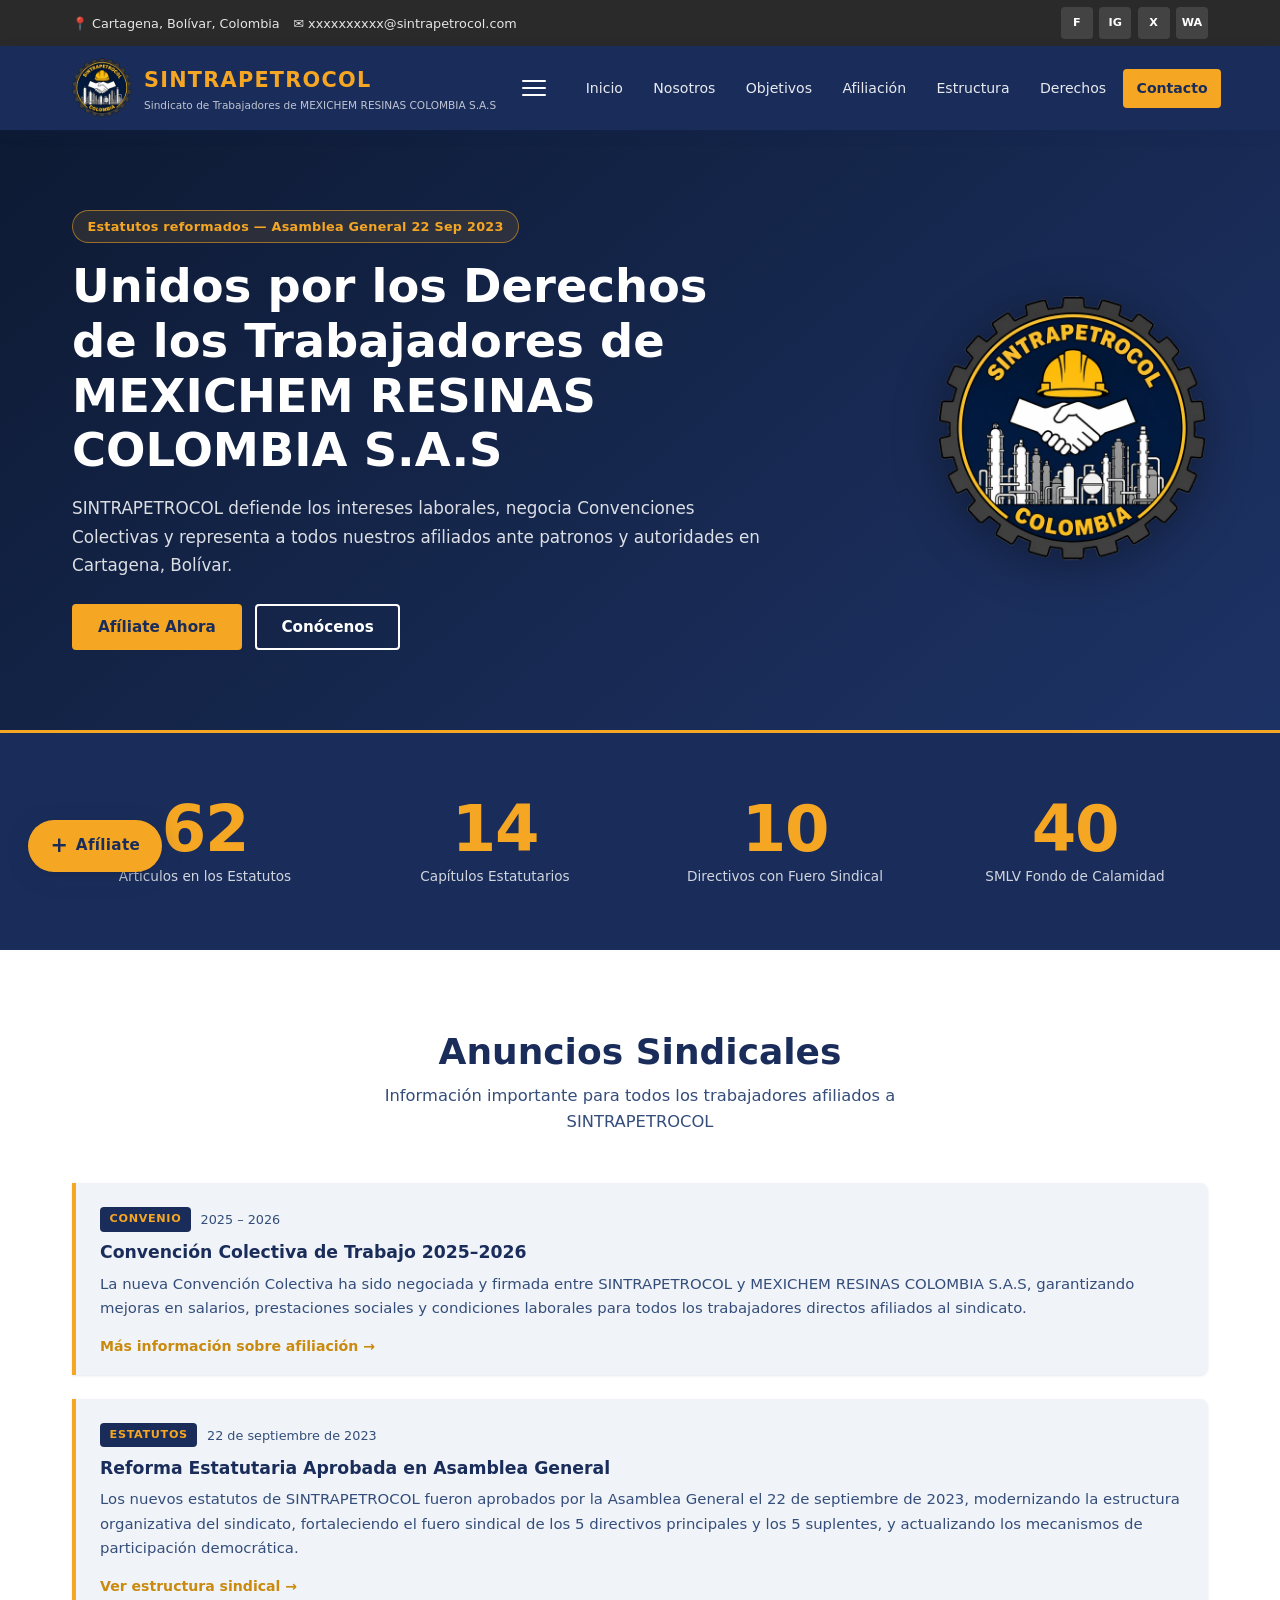
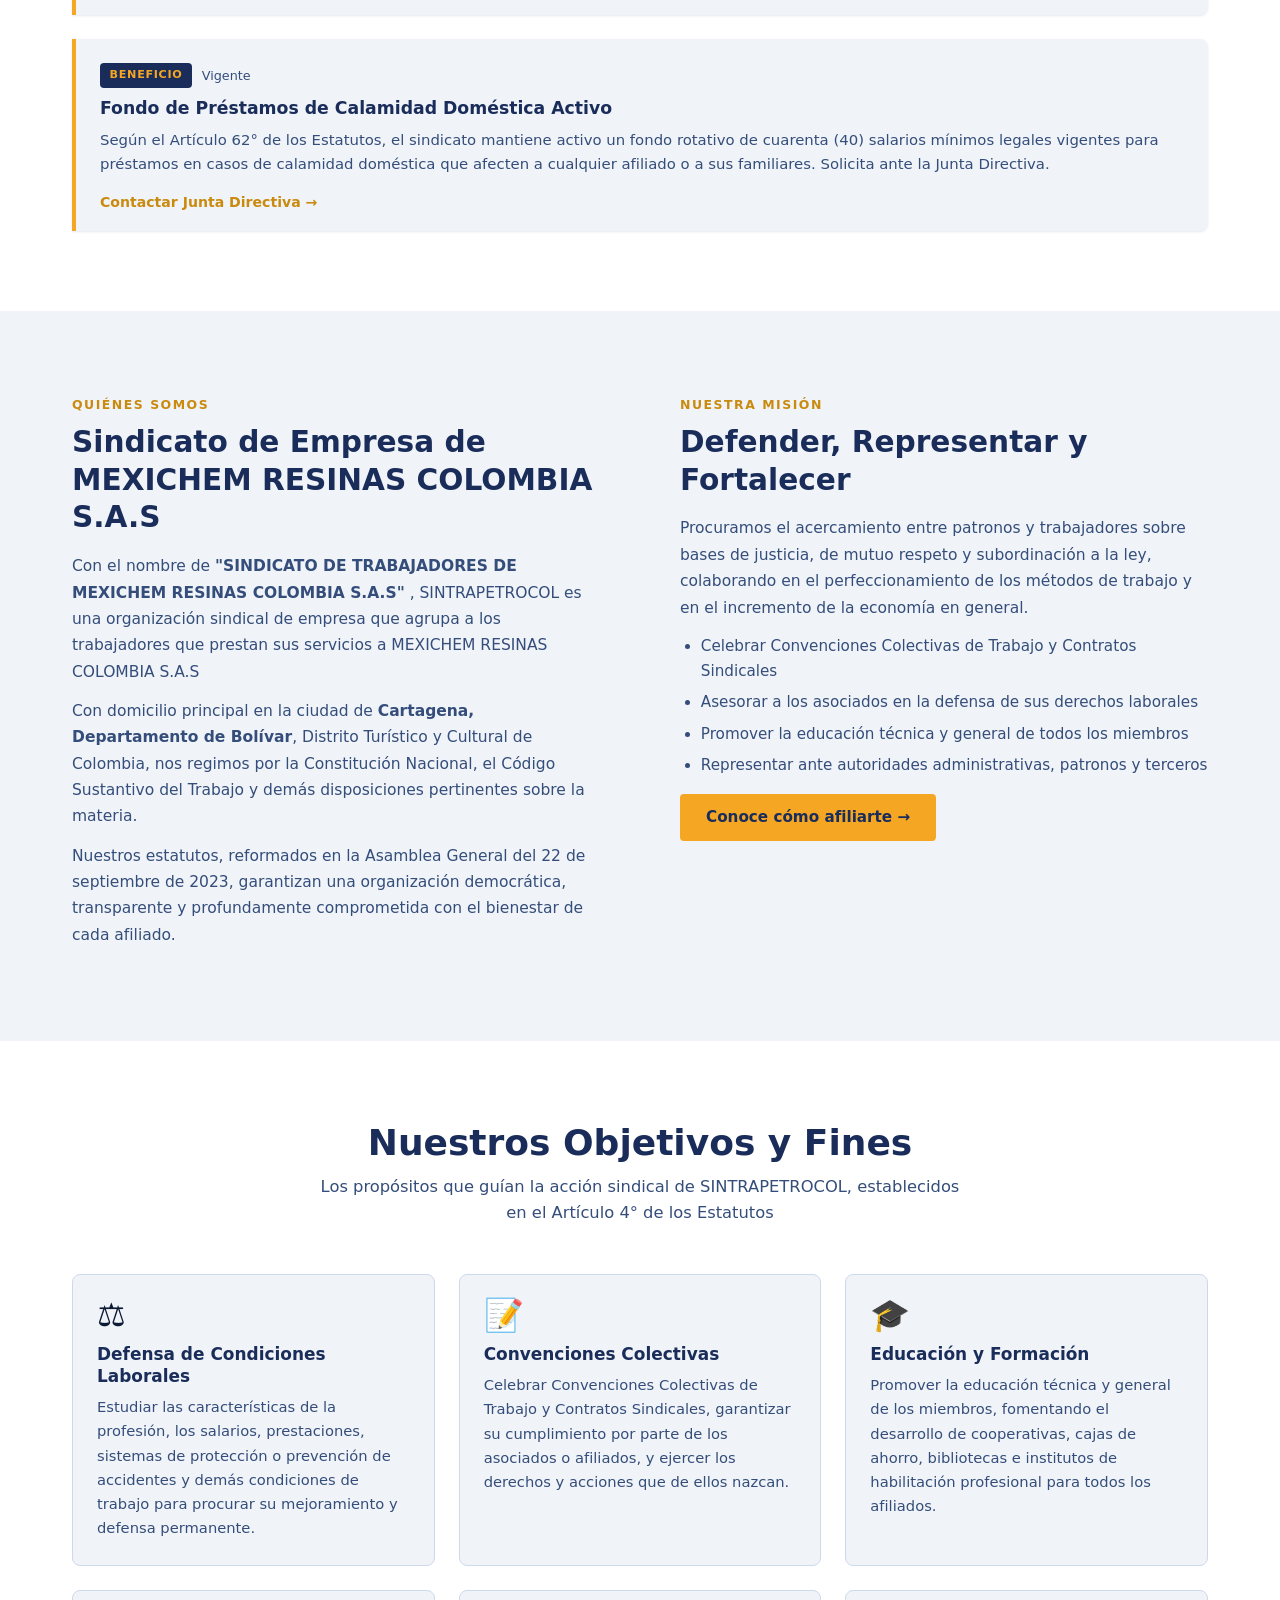
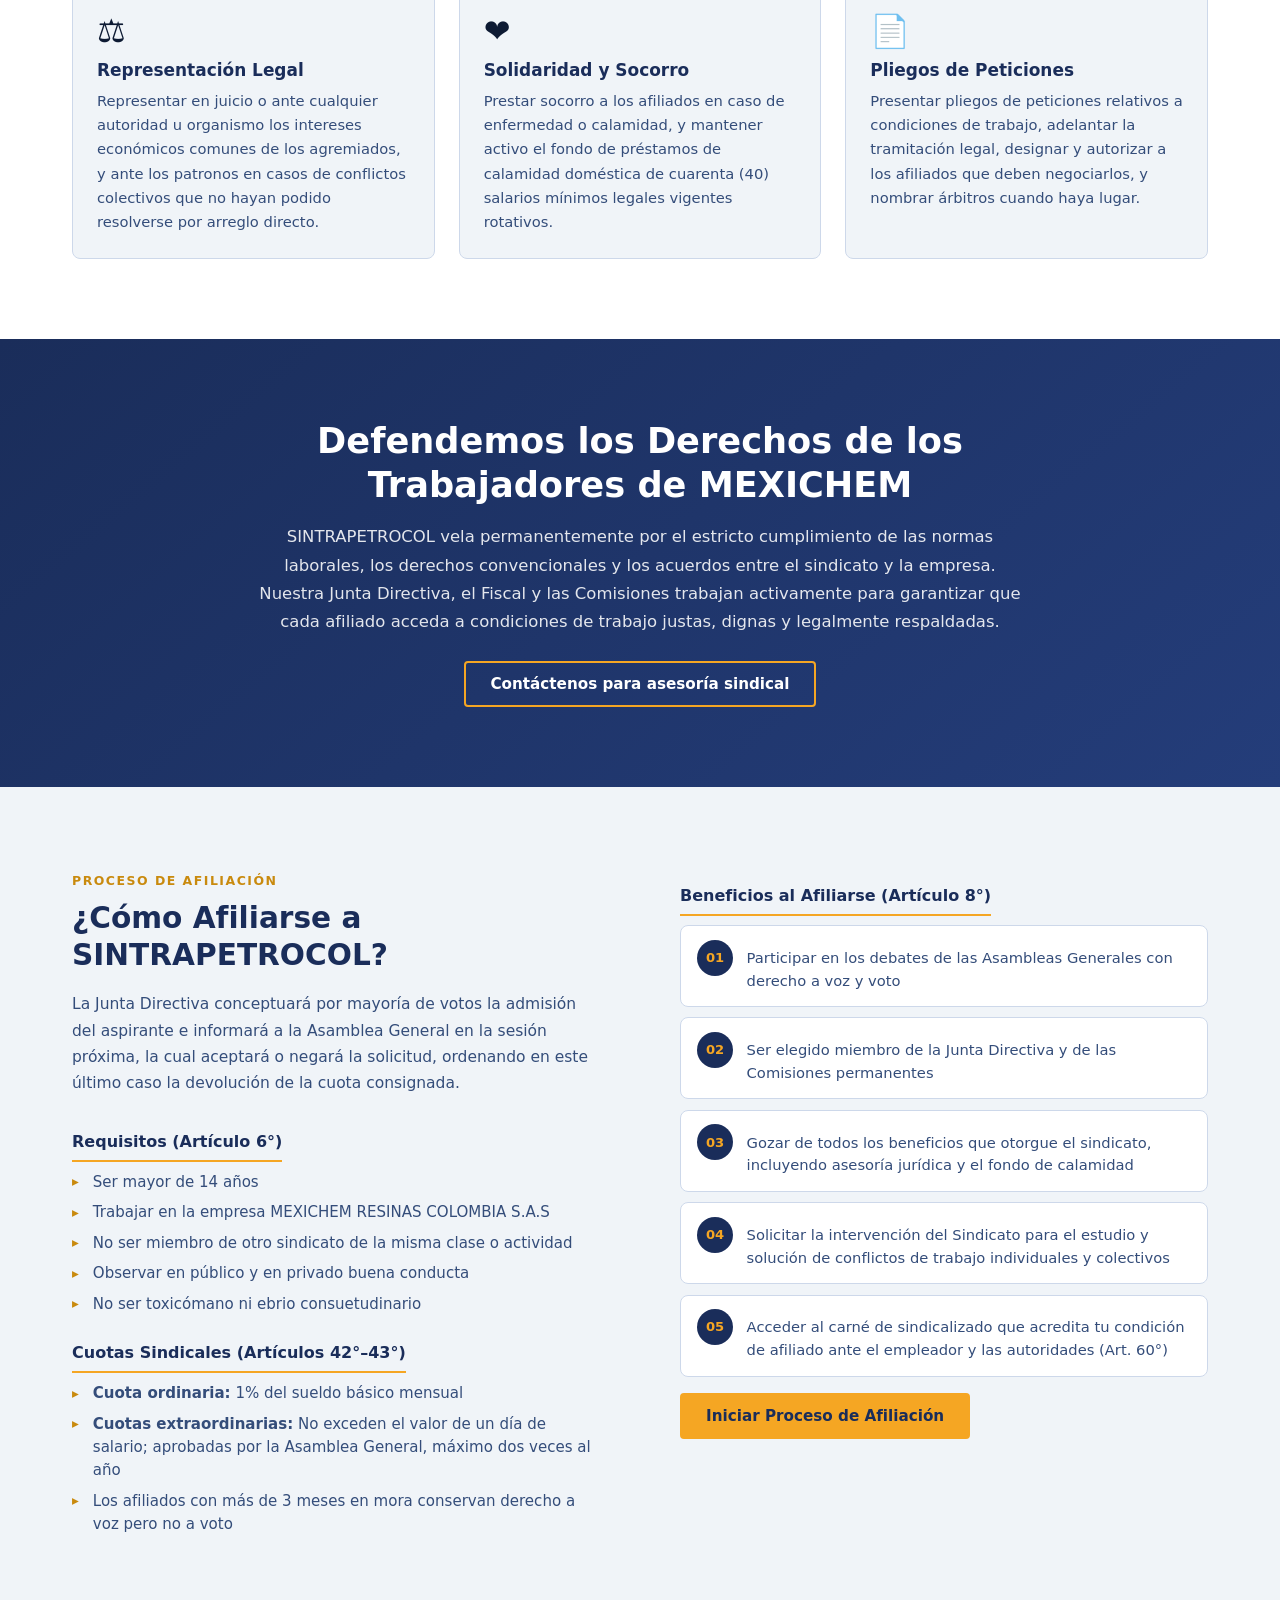
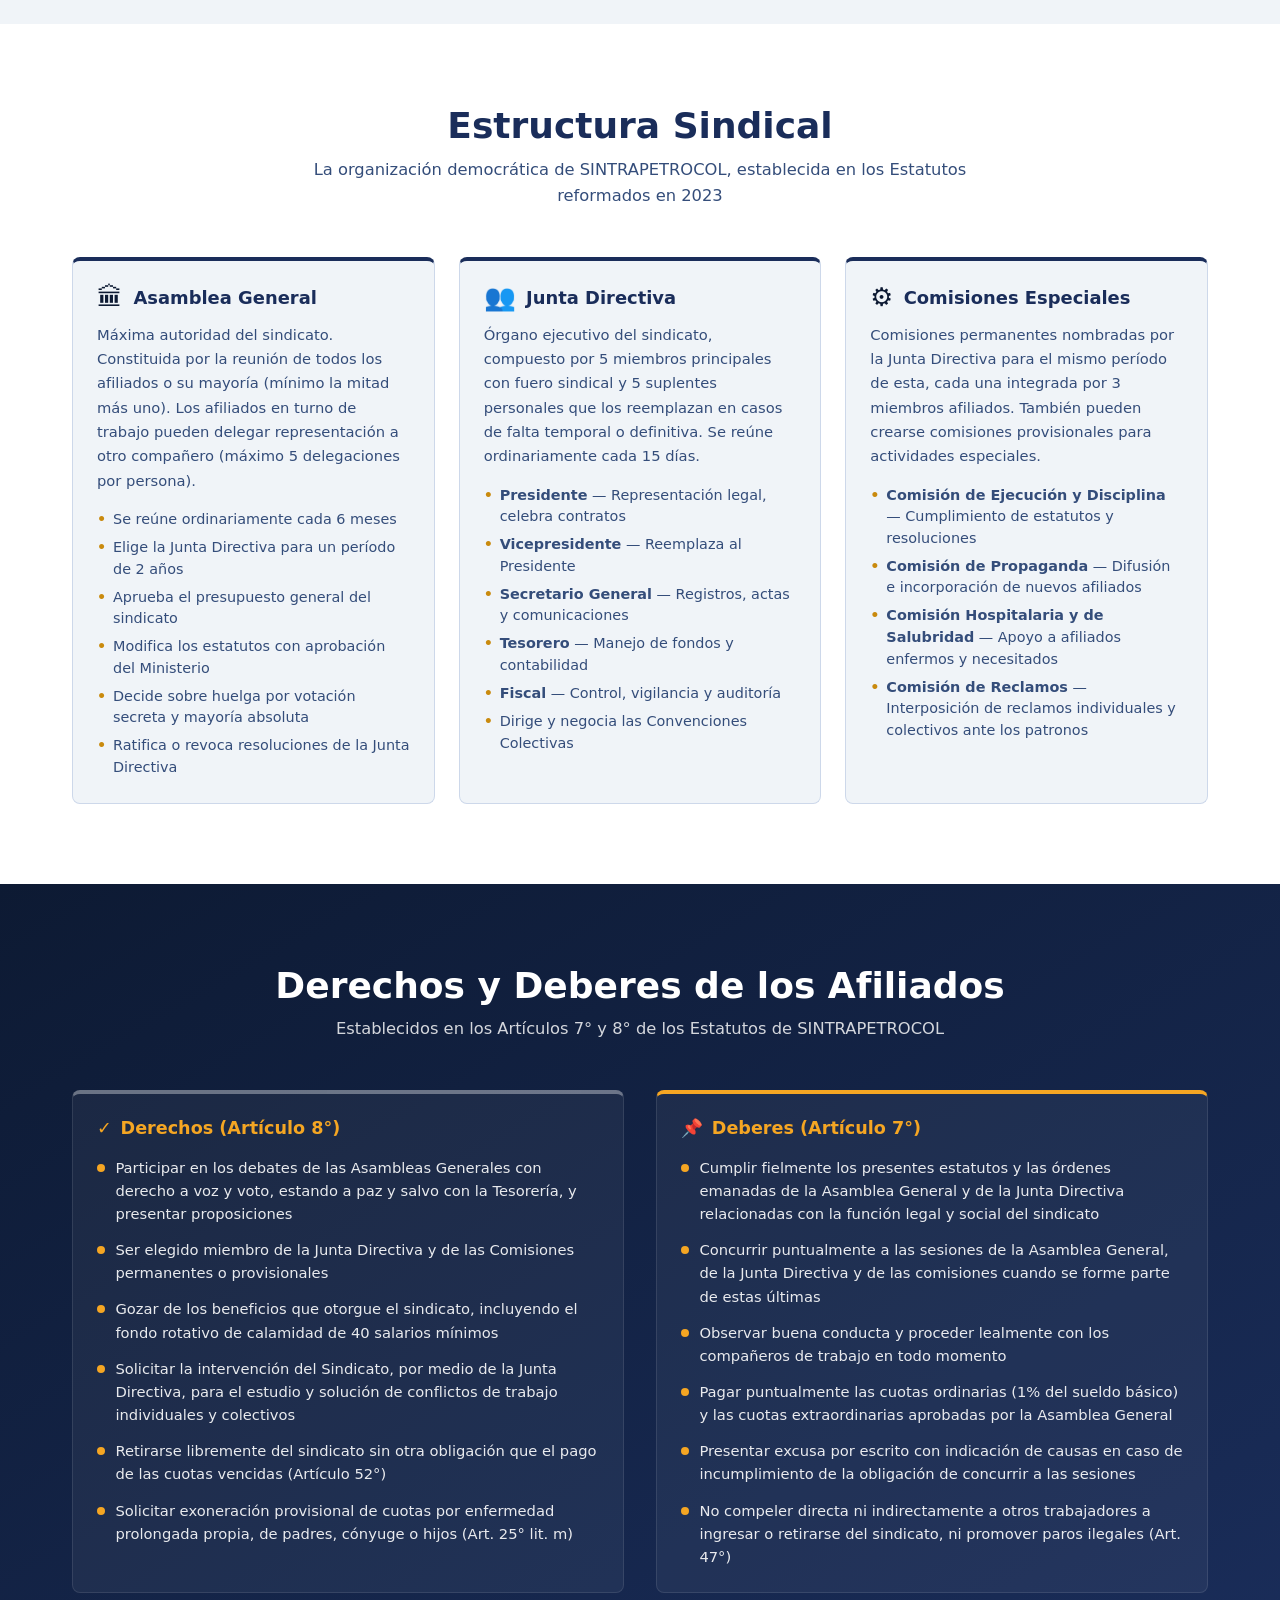
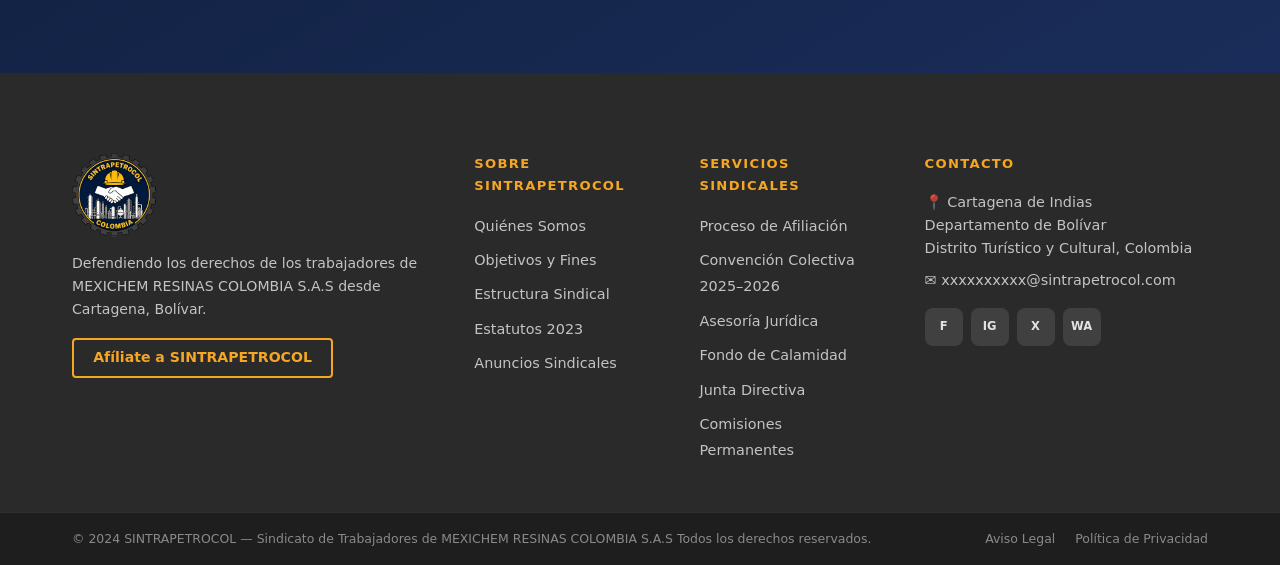
<file: index.html>
﻿<!DOCTYPE html>
<html lang="es">
<head>
  <meta charset="UTF-8" />
  <meta name="viewport" content="width=device-width, initial-scale=1.0" />
  <meta name="description" content="SINTRAPETROCOL — Sindicato de Trabajadores de MEXICHEM RESINAS COLOMBIA S.A.S Defensa laboral, convenciones colectivas y representación sindical en Cartagena, Bolívar." />
  <meta name="theme-color" content="#1a2d5a" />
  <meta name="apple-mobile-web-app-capable" content="yes" />
  <meta name="apple-mobile-web-app-status-bar-style" content="black-translucent" />
  <meta http-equiv="X-Frame-Options" content="SAMEORIGIN" />
  <meta http-equiv="Referrer-Policy" content="strict-origin-when-cross-origin" />
  <title>SINTRAPETROCOL — Sindicato de Trabajadores de MEXICHEM RESINAS COLOMBIA S.A.S</title>
  <link rel="preload" as="image" href="logo.webp" type="image/webp" fetchpriority="high" />
  <link rel="stylesheet" href="styles.css" />
</head>
<body>

  <!-- TOP BAR -->
  <div class="topbar">
    <div class="container topbar__inner">
      <div class="topbar__contact">
        <span>&#128205; Cartagena, Bolívar, Colombia</span>
        <span>&#9993; xxxxxxxxxx@sintrapetrocol.com</span>
      </div>
      <div class="topbar__social">
        <a href="#" aria-label="Facebook" class="topbar__social-link">F</a>
        <a href="#" aria-label="Instagram" class="topbar__social-link">IG</a>
        <a href="#" aria-label="Twitter / X" class="topbar__social-link">X</a>
        <a href="#" aria-label="WhatsApp" class="topbar__social-link">WA</a>
      </div>
    </div>
  </div>

  <!-- HEADER -->
  <header class="header" id="header">
    <div class="container header__inner">
      <a href="#inicio" class="header__brand">
        <picture>
          <source type="image/webp" srcset="logo.webp" />
          <img src="logo.png" alt="Escudo SINTRAPETROCOL" class="header__logo" width="56" height="56" decoding="async" />
        </picture>
        <div class="header__brand-text">
          <span class="header__name">SINTRAPETROCOL</span>
          <span class="header__tagline">Sindicato de Trabajadores de MEXICHEM RESINAS COLOMBIA S.A.S</span>
        </div>
      </a>
      <button class="nav-toggle" id="navToggle" aria-label="Abrir menú de navegación" aria-expanded="false" aria-controls="mainNav">
        <span></span>
        <span></span>
        <span></span>
      </button>
      <nav class="nav" id="mainNav" aria-label="Navegación principal">
        <ul class="nav__list">
          <li><a href="#inicio" class="nav__link">Inicio</a></li>
          <li><a href="#nosotros" class="nav__link">Nosotros</a></li>
          <li><a href="#objetivos" class="nav__link">Objetivos</a></li>
          <li><a href="#afiliacion" class="nav__link">Afiliación</a></li>
          <li><a href="#estructura" class="nav__link">Estructura</a></li>
          <li><a href="#derechos" class="nav__link">Derechos</a></li>
          <li><a href="#contacto" class="nav__link nav__link--cta">Contacto</a></li>
        </ul>
      </nav>
    </div>
  </header>

  <main>

    <!-- HERO -->
    <section class="hero" id="inicio" aria-labelledby="hero-title">
      <div class="container hero__inner">
        <div class="hero__content">
          <span class="hero__badge">Estatutos reformados — Asamblea General 22 Sep 2023</span>
          <h1 class="hero__title" id="hero-title">Unidos por los Derechos de los Trabajadores de MEXICHEM RESINAS COLOMBIA S.A.S</h1>
          <p class="hero__desc">SINTRAPETROCOL defiende los intereses laborales, negocia Convenciones Colectivas y representa a todos nuestros afiliados ante patronos y autoridades en Cartagena, Bolívar.</p>
          <div class="hero__actions">
            <a href="#afiliacion" class="btn btn--primary">Afíliate Ahora</a>
            <a href="#nosotros" class="btn btn--outline">Conócenos</a>
          </div>
        </div>
        <div class="hero__image-wrap" aria-hidden="true">
          <picture>
            <source type="image/webp" srcset="logo.webp" />
            <img src="logo.png" alt="" class="hero__img" width="280" height="280" fetchpriority="high" decoding="async" />
          </picture>
        </div>
      </div>
    </section>

    <!-- ESTADÍSTICAS -->
    <section class="stats" aria-label="Datos del sindicato">
      <div class="container stats__grid reveal-stagger">
        <div class="stat-item">
          <span class="stat-item__number" data-count="62">0</span>
          <p class="stat-item__label">Artículos en los Estatutos</p>
        </div>
        <div class="stat-item">
          <span class="stat-item__number" data-count="14">0</span>
          <p class="stat-item__label">Capítulos Estatutarios</p>
        </div>
        <div class="stat-item">
          <span class="stat-item__number" data-count="10">0</span>
          <p class="stat-item__label">Directivos con Fuero Sindical</p>
        </div>
        <div class="stat-item">
          <span class="stat-item__number" data-count="40">0</span>
          <p class="stat-item__label">SMLV Fondo de Calamidad</p>
        </div>
      </div>
    </section>

    <!-- ANUNCIOS SINDICALES -->
    <section class="announcements" aria-labelledby="anuncios-title">
      <div class="container">
        <div class="section-header reveal">
          <h2 class="section-title" id="anuncios-title">Anuncios Sindicales</h2>
          <p class="section-subtitle">Información importante para todos los trabajadores afiliados a SINTRAPETROCOL</p>
        </div>
        <div class="announcements__feed reveal-stagger">
          <article class="announcement-card">
            <div class="announcement-card__meta">
              <span class="tag">Convenio</span>
              <time datetime="2025">2025 – 2026</time>
            </div>
            <h3 class="announcement-card__title">Convención Colectiva de Trabajo 2025–2026</h3>
            <p class="announcement-card__body">La nueva Convención Colectiva ha sido negociada y firmada entre SINTRAPETROCOL y MEXICHEM RESINAS COLOMBIA S.A.S, garantizando mejoras en salarios, prestaciones sociales y condiciones laborales para todos los trabajadores directos afiliados al sindicato.</p>
            <a href="#afiliacion" class="link-more">Más información sobre afiliación &#8594;</a>
          </article>
          <article class="announcement-card">
            <div class="announcement-card__meta">
              <span class="tag">Estatutos</span>
              <time datetime="2023-09-22">22 de septiembre de 2023</time>
            </div>
            <h3 class="announcement-card__title">Reforma Estatutaria Aprobada en Asamblea General</h3>
            <p class="announcement-card__body">Los nuevos estatutos de SINTRAPETROCOL fueron aprobados por la Asamblea General el 22 de septiembre de 2023, modernizando la estructura organizativa del sindicato, fortaleciendo el fuero sindical de los 5 directivos principales y los 5 suplentes, y actualizando los mecanismos de participación democrática.</p>
            <a href="#estructura" class="link-more">Ver estructura sindical &#8594;</a>
          </article>
          <article class="announcement-card">
            <div class="announcement-card__meta">
              <span class="tag">Beneficio</span>
              <time datetime="2024">Vigente</time>
            </div>
            <h3 class="announcement-card__title">Fondo de Préstamos de Calamidad Doméstica Activo</h3>
            <p class="announcement-card__body">Según el Artículo 62° de los Estatutos, el sindicato mantiene activo un fondo rotativo de cuarenta (40) salarios mínimos legales vigentes para préstamos en casos de calamidad doméstica que afecten a cualquier afiliado o a sus familiares. Solicita ante la Junta Directiva.</p>
            <a href="#contacto" class="link-more">Contactar Junta Directiva &#8594;</a>
          </article>
        </div>
      </div>
    </section>

    <!-- SOBRE NOSOTROS -->
    <section class="about" id="nosotros" aria-labelledby="nosotros-title">
      <div class="container about__inner reveal-stagger">
        <div class="about__block">
          <span class="about__label">Quiénes Somos</span>
          <h2 class="about__title" id="nosotros-title">Sindicato de Empresa de MEXICHEM RESINAS COLOMBIA S.A.S</h2>
          <p class="about__text">Con el nombre de <strong>"SINDICATO DE TRABAJADORES DE MEXICHEM RESINAS COLOMBIA S.A.S"</strong> , SINTRAPETROCOL es una organización sindical de empresa que agrupa a los trabajadores que prestan sus servicios a MEXICHEM RESINAS COLOMBIA S.A.S</p>
          <p class="about__text">Con domicilio principal en la ciudad de <strong>Cartagena, Departamento de Bolívar</strong>, Distrito Turístico y Cultural de Colombia, nos regimos por la Constitución Nacional, el Código Sustantivo del Trabajo y demás disposiciones pertinentes sobre la materia.</p>
          <p class="about__text">Nuestros estatutos, reformados en la Asamblea General del 22 de septiembre de 2023, garantizan una organización democrática, transparente y profundamente comprometida con el bienestar de cada afiliado.</p>
        </div>
        <div class="about__block">
          <span class="about__label">Nuestra Misión</span>
          <h2 class="about__title">Defender, Representar y Fortalecer</h2>
          <p class="about__text">Procuramos el acercamiento entre patronos y trabajadores sobre bases de justicia, de mutuo respeto y subordinación a la ley, colaborando en el perfeccionamiento de los métodos de trabajo y en el incremento de la economía en general.</p>
          <ul class="about__list">
            <li>Celebrar Convenciones Colectivas de Trabajo y Contratos Sindicales</li>
            <li>Asesorar a los asociados en la defensa de sus derechos laborales</li>
            <li>Promover la educación técnica y general de todos los miembros</li>
            <li>Representar ante autoridades administrativas, patronos y terceros</li>
          </ul>
          <div class="about__actions">
            <a href="#afiliacion" class="btn btn--primary">Conoce cómo afiliarte &#8594;</a>
          </div>
        </div>
      </div>
    </section>

    <!-- OBJETIVOS Y FINES -->
    <section class="objectives" id="objetivos" aria-labelledby="objetivos-title">
      <div class="container">
        <div class="section-header reveal">
          <h2 class="section-title" id="objetivos-title">Nuestros Objetivos y Fines</h2>
          <p class="section-subtitle">Los propósitos que guían la acción sindical de SINTRAPETROCOL, establecidos en el Artículo 4° de los Estatutos</p>
        </div>
        <div class="objectives__grid reveal-stagger">
          <div class="objective-card">
            <div class="objective-card__icon" aria-hidden="true">&#9878;</div>
            <h3 class="objective-card__title">Defensa de Condiciones Laborales</h3>
            <p class="objective-card__text">Estudiar las características de la profesión, los salarios, prestaciones, sistemas de protección o prevención de accidentes y demás condiciones de trabajo para procurar su mejoramiento y defensa permanente.</p>
          </div>
          <div class="objective-card">
            <div class="objective-card__icon" aria-hidden="true">&#128221;</div>
            <h3 class="objective-card__title">Convenciones Colectivas</h3>
            <p class="objective-card__text">Celebrar Convenciones Colectivas de Trabajo y Contratos Sindicales, garantizar su cumplimiento por parte de los asociados o afiliados, y ejercer los derechos y acciones que de ellos nazcan.</p>
          </div>
          <div class="objective-card">
            <div class="objective-card__icon" aria-hidden="true">&#127891;</div>
            <h3 class="objective-card__title">Educación y Formación</h3>
            <p class="objective-card__text">Promover la educación técnica y general de los miembros, fomentando el desarrollo de cooperativas, cajas de ahorro, bibliotecas e institutos de habilitación profesional para todos los afiliados.</p>
          </div>
          <div class="objective-card">
            <div class="objective-card__icon" aria-hidden="true">&#9878;</div>
            <h3 class="objective-card__title">Representación Legal</h3>
            <p class="objective-card__text">Representar en juicio o ante cualquier autoridad u organismo los intereses económicos comunes de los agremiados, y ante los patronos en casos de conflictos colectivos que no hayan podido resolverse por arreglo directo.</p>
          </div>
          <div class="objective-card">
            <div class="objective-card__icon" aria-hidden="true">&#10084;</div>
            <h3 class="objective-card__title">Solidaridad y Socorro</h3>
            <p class="objective-card__text">Prestar socorro a los afiliados en caso de enfermedad o calamidad, y mantener activo el fondo de préstamos de calamidad doméstica de cuarenta (40) salarios mínimos legales vigentes rotativos.</p>
          </div>
          <div class="objective-card">
            <div class="objective-card__icon" aria-hidden="true">&#128196;</div>
            <h3 class="objective-card__title">Pliegos de Peticiones</h3>
            <p class="objective-card__text">Presentar pliegos de peticiones relativos a condiciones de trabajo, adelantar la tramitación legal, designar y autorizar a los afiliados que deben negociarlos, y nombrar árbitros cuando haya lugar.</p>
          </div>
        </div>
      </div>
    </section>

    <!-- DECLARACIÓN / STATEMENT -->
    <section class="statement" aria-label="Compromiso sindical">
      <div class="container">
        <div class="statement__content reveal">
          <h2 class="statement__title">Defendemos los Derechos de los Trabajadores de MEXICHEM</h2>
          <p class="statement__text">SINTRAPETROCOL vela permanentemente por el estricto cumplimiento de las normas laborales, los derechos convencionales y los acuerdos entre el sindicato y la empresa. Nuestra Junta Directiva, el Fiscal y las Comisiones trabajan activamente para garantizar que cada afiliado acceda a condiciones de trabajo justas, dignas y legalmente respaldadas.</p>
          <a href="#contacto" class="btn btn--outline-light">Contáctenos para asesoría sindical</a>
        </div>
      </div>
    </section>

    <!-- AFILIACIÓN -->
    <section class="membership" id="afiliacion" aria-labelledby="afiliacion-title">
      <div class="container membership__inner reveal-stagger">
        <div class="membership__info">
          <span class="about__label">Proceso de Afiliación</span>
          <h2 class="membership__title" id="afiliacion-title">¿Cómo Afiliarse a SINTRAPETROCOL?</h2>
          <p class="membership__text">La Junta Directiva conceptuará por mayoría de votos la admisión del aspirante e informará a la Asamblea General en la sesión próxima, la cual aceptará o negará la solicitud, ordenando en este último caso la devolución de la cuota consignada.</p>

          <h3 class="membership__sub">Requisitos (Artículo 6°)</h3>
          <ul class="membership__list">
            <li>Ser mayor de 14 años</li>
            <li>Trabajar en la empresa MEXICHEM RESINAS COLOMBIA S.A.S</li>
            <li>No ser miembro de otro sindicato de la misma clase o actividad</li>
            <li>Observar en público y en privado buena conducta</li>
            <li>No ser toxicómano ni ebrio consuetudinario</li>
          </ul>

          <h3 class="membership__sub">Cuotas Sindicales (Artículos 42°–43°)</h3>
          <ul class="membership__list">
            <li><strong>Cuota ordinaria:</strong> 1% del sueldo básico mensual</li>
            <li><strong>Cuotas extraordinarias:</strong> No exceden el valor de un día de salario; aprobadas por la Asamblea General, máximo dos veces al año</li>
            <li>Los afiliados con más de 3 meses en mora conservan derecho a voz pero no a voto</li>
          </ul>
        </div>

        <div class="membership__benefits">
          <h3 class="membership__sub">Beneficios al Afiliarse (Artículo 8°)</h3>
          <div class="benefit-item">
            <div class="benefit-item__num" aria-hidden="true">01</div>
            <p class="benefit-item__text">Participar en los debates de las Asambleas Generales con derecho a voz y voto</p>
          </div>
          <div class="benefit-item">
            <div class="benefit-item__num" aria-hidden="true">02</div>
            <p class="benefit-item__text">Ser elegido miembro de la Junta Directiva y de las Comisiones permanentes</p>
          </div>
          <div class="benefit-item">
            <div class="benefit-item__num" aria-hidden="true">03</div>
            <p class="benefit-item__text">Gozar de todos los beneficios que otorgue el sindicato, incluyendo asesoría jurídica y el fondo de calamidad</p>
          </div>
          <div class="benefit-item">
            <div class="benefit-item__num" aria-hidden="true">04</div>
            <p class="benefit-item__text">Solicitar la intervención del Sindicato para el estudio y solución de conflictos de trabajo individuales y colectivos</p>
          </div>
          <div class="benefit-item">
            <div class="benefit-item__num" aria-hidden="true">05</div>
            <p class="benefit-item__text">Acceder al carné de sindicalizado que acredita tu condición de afiliado ante el empleador y las autoridades (Art. 60°)</p>
          </div>
          <div class="membership__cta">
            <a href="#contacto" class="btn btn--primary">Iniciar Proceso de Afiliación</a>
          </div>
        </div>
      </div>
    </section>

    <!-- ESTRUCTURA SINDICAL -->
    <section class="structure" id="estructura" aria-labelledby="estructura-title">
      <div class="container">
        <div class="section-header reveal">
          <h2 class="section-title" id="estructura-title">Estructura Sindical</h2>
          <p class="section-subtitle">La organización democrática de SINTRAPETROCOL, establecida en los Estatutos reformados en 2023</p>
        </div>
        <div class="structure__grid reveal-stagger">
          <div class="structure-card">
            <div class="structure-card__header">
              <span class="structure-card__icon" aria-hidden="true">&#127963;</span>
              <h3 class="structure-card__title">Asamblea General</h3>
            </div>
            <p class="structure-card__desc">Máxima autoridad del sindicato. Constituida por la reunión de todos los afiliados o su mayoría (mínimo la mitad más uno). Los afiliados en turno de trabajo pueden delegar representación a otro compañero (máximo 5 delegaciones por persona).</p>
            <ul class="structure-card__list">
              <li>Se reúne ordinariamente cada 6 meses</li>
              <li>Elige la Junta Directiva para un período de 2 años</li>
              <li>Aprueba el presupuesto general del sindicato</li>
              <li>Modifica los estatutos con aprobación del Ministerio</li>
              <li>Decide sobre huelga por votación secreta y mayoría absoluta</li>
              <li>Ratifica o revoca resoluciones de la Junta Directiva</li>
            </ul>
          </div>

          <div class="structure-card">
            <div class="structure-card__header">
              <span class="structure-card__icon" aria-hidden="true">&#128101;</span>
              <h3 class="structure-card__title">Junta Directiva</h3>
            </div>
            <p class="structure-card__desc">Órgano ejecutivo del sindicato, compuesto por 5 miembros principales con fuero sindical y 5 suplentes personales que los reemplazan en casos de falta temporal o definitiva. Se reúne ordinariamente cada 15 días.</p>
            <ul class="structure-card__list">
              <li><strong>Presidente</strong> — Representación legal, celebra contratos</li>
              <li><strong>Vicepresidente</strong> — Reemplaza al Presidente</li>
              <li><strong>Secretario General</strong> — Registros, actas y comunicaciones</li>
              <li><strong>Tesorero</strong> — Manejo de fondos y contabilidad</li>
              <li><strong>Fiscal</strong> — Control, vigilancia y auditoría</li>
              <li>Dirige y negocia las Convenciones Colectivas</li>
            </ul>
          </div>

          <div class="structure-card">
            <div class="structure-card__header">
              <span class="structure-card__icon" aria-hidden="true">&#9881;</span>
              <h3 class="structure-card__title">Comisiones Especiales</h3>
            </div>
            <p class="structure-card__desc">Comisiones permanentes nombradas por la Junta Directiva para el mismo período de esta, cada una integrada por 3 miembros afiliados. También pueden crearse comisiones provisionales para actividades especiales.</p>
            <ul class="structure-card__list">
              <li><strong>Comisión de Ejecución y Disciplina</strong> — Cumplimiento de estatutos y resoluciones</li>
              <li><strong>Comisión de Propaganda</strong> — Difusión e incorporación de nuevos afiliados</li>
              <li><strong>Comisión Hospitalaria y de Salubridad</strong> — Apoyo a afiliados enfermos y necesitados</li>
              <li><strong>Comisión de Reclamos</strong> — Interposición de reclamos individuales y colectivos ante los patronos</li>
            </ul>
          </div>
        </div>
      </div>
    </section>

    <!-- DERECHOS Y DEBERES -->
    <section class="rights" id="derechos" aria-labelledby="derechos-title">
      <div class="container">
        <div class="section-header section-header--light">
          <h2 class="section-title" id="derechos-title">Derechos y Deberes de los Afiliados</h2>
          <p class="section-subtitle">Establecidos en los Artículos 7° y 8° de los Estatutos de SINTRAPETROCOL</p>
        </div>
        <div class="rights__grid reveal-stagger">
          <div class="rights__column rights__column--rights">
            <h3 class="rights__col-title">
              <span class="rights__col-icon" aria-hidden="true">&#10003;</span>
              Derechos (Artículo 8°)
            </h3>
            <ul class="rights__list">
              <li class="rights__item">
                <span class="rights__item-dot" aria-hidden="true"></span>
                Participar en los debates de las Asambleas Generales con derecho a voz y voto, estando a paz y salvo con la Tesorería, y presentar proposiciones
              </li>
              <li class="rights__item">
                <span class="rights__item-dot" aria-hidden="true"></span>
                Ser elegido miembro de la Junta Directiva y de las Comisiones permanentes o provisionales
              </li>
              <li class="rights__item">
                <span class="rights__item-dot" aria-hidden="true"></span>
                Gozar de los beneficios que otorgue el sindicato, incluyendo el fondo rotativo de calamidad de 40 salarios mínimos
              </li>
              <li class="rights__item">
                <span class="rights__item-dot" aria-hidden="true"></span>
                Solicitar la intervención del Sindicato, por medio de la Junta Directiva, para el estudio y solución de conflictos de trabajo individuales y colectivos
              </li>
              <li class="rights__item">
                <span class="rights__item-dot" aria-hidden="true"></span>
                Retirarse libremente del sindicato sin otra obligación que el pago de las cuotas vencidas (Artículo 52°)
              </li>
              <li class="rights__item">
                <span class="rights__item-dot" aria-hidden="true"></span>
                Solicitar exoneración provisional de cuotas por enfermedad prolongada propia, de padres, cónyuge o hijos (Art. 25° lit. m)
              </li>
            </ul>
          </div>

          <div class="rights__column rights__column--duties">
            <h3 class="rights__col-title">
              <span class="rights__col-icon" aria-hidden="true">&#128204;</span>
              Deberes (Artículo 7°)
            </h3>
            <ul class="rights__list">
              <li class="rights__item">
                <span class="rights__item-dot" aria-hidden="true"></span>
                Cumplir fielmente los presentes estatutos y las órdenes emanadas de la Asamblea General y de la Junta Directiva relacionadas con la función legal y social del sindicato
              </li>
              <li class="rights__item">
                <span class="rights__item-dot" aria-hidden="true"></span>
                Concurrir puntualmente a las sesiones de la Asamblea General, de la Junta Directiva y de las comisiones cuando se forme parte de estas últimas
              </li>
              <li class="rights__item">
                <span class="rights__item-dot" aria-hidden="true"></span>
                Observar buena conducta y proceder lealmente con los compañeros de trabajo en todo momento
              </li>
              <li class="rights__item">
                <span class="rights__item-dot" aria-hidden="true"></span>
                Pagar puntualmente las cuotas ordinarias (1% del sueldo básico) y las cuotas extraordinarias aprobadas por la Asamblea General
              </li>
              <li class="rights__item">
                <span class="rights__item-dot" aria-hidden="true"></span>
                Presentar excusa por escrito con indicación de causas en caso de incumplimiento de la obligación de concurrir a las sesiones
              </li>
              <li class="rights__item">
                <span class="rights__item-dot" aria-hidden="true"></span>
                No compeler directa ni indirectamente a otros trabajadores a ingresar o retirarse del sindicato, ni promover paros ilegales (Art. 47°)
              </li>
            </ul>
          </div>
        </div>
      </div>
    </section>

  </main>

  <!-- BOTÓN FLOTANTE AFILIACIÓN -->
  <a href="afiliacion.html" class="btn-float" aria-label="Ir al formulario de afiliación">
    <span class="btn-float__icon" aria-hidden="true">&#43;</span>
    <span class="btn-float__text">Afíliate</span>
  </a>

  <!-- FOOTER -->
  <footer class="footer" id="contacto" aria-label="Pie de página y contacto">
    <div class="container footer__grid">

      <div class="footer__col footer__col--brand">
        <picture>
          <source type="image/webp" srcset="logo.webp" />
          <img src="logo.png" alt="Escudo SINTRAPETROCOL" class="footer__logo" width="90" height="90" loading="lazy" decoding="async" />
        </picture>
        <p class="footer__tagline">Defendiendo los derechos de los trabajadores de MEXICHEM RESINAS COLOMBIA S.A.S desde Cartagena, Bolívar.</p>
        <a href="#afiliacion" class="btn btn--secondary footer__cta">Afíliate a SINTRAPETROCOL</a>
      </div>

      <div class="footer__col">
        <h4 class="footer__col-title">Sobre SINTRAPETROCOL</h4>
        <ul class="footer__links">
          <li><a href="#nosotros">Quiénes Somos</a></li>
          <li><a href="#objetivos">Objetivos y Fines</a></li>
          <li><a href="#estructura">Estructura Sindical</a></li>
          <li><a href="#derechos">Estatutos 2023</a></li>
          <li><a href="#anuncios">Anuncios Sindicales</a></li>
        </ul>
      </div>

      <div class="footer__col">
        <h4 class="footer__col-title">Servicios Sindicales</h4>
        <ul class="footer__links">
          <li><a href="#afiliacion">Proceso de Afiliación</a></li>
          <li><a href="#afiliacion">Convención Colectiva 2025–2026</a></li>
          <li><a href="#derechos">Asesoría Jurídica</a></li>
          <li><a href="#afiliacion">Fondo de Calamidad</a></li>
          <li><a href="#estructura">Junta Directiva</a></li>
          <li><a href="#estructura">Comisiones Permanentes</a></li>
        </ul>
      </div>

      <div class="footer__col">
        <h4 class="footer__col-title">Contacto</h4>
        <address class="footer__address">
          <p>&#128205; Cartagena de Indias<br>Departamento de Bolívar<br>Distrito Turístico y Cultural, Colombia</p>
          <p>&#9993; xxxxxxxxxx@sintrapetrocol.com</p>
        </address>
        <div class="footer__social" aria-label="Redes sociales">
          <a href="#" class="footer__social-link" aria-label="Seguir en Facebook">F</a>
          <a href="#" class="footer__social-link" aria-label="Seguir en Instagram">IG</a>
          <a href="#" class="footer__social-link" aria-label="Seguir en Twitter / X">X</a>
          <a href="#" class="footer__social-link" aria-label="Contactar por WhatsApp">WA</a>
        </div>
      </div>

    </div>
    <div class="footer__bottom">
      <div class="container footer__bottom-inner">
        <p>© 2024 SINTRAPETROCOL — Sindicato de Trabajadores de MEXICHEM RESINAS COLOMBIA S.A.S Todos los derechos reservados.</p>
        <nav aria-label="Legal">
          <a href="#">Aviso Legal</a>
          <a href="#">Política de Privacidad</a>
        </nav>
      </div>
    </div>
  </footer>

  <script src="script.js"></script>
</body>
</html>
</file>
<file: styles.css>
/* =============================================
   SINTRAPETROCOL — styles.css
   Mobile-first · Breakpoints: 375px, 768px, 1200px
   Colores extraídos exclusivamente de logo.png
   ============================================= */

/* ── Sistema de color (logo.png) ────────────── */
:root {
  /* Colores primarios del logo */
  --color-primary:          #1a2d5a;   /* Azul marino profundo — fondo del escudo */
  --color-secondary:        #f5a623;   /* Amarillo dorado — texto, casco y anillo */
  --color-dark:             #2a2a2a;   /* Carbón oscuro — engranaje exterior */

  /* Fondos y superficies derivados */
  --color-background:       #f0f4f8;   /* Blanco-azul claro, derivado del marino */
  --color-surface:          #ffffff;   /* Blanco limpio */
  --color-surface-alt:      #e8edf5;   /* Superficie alternativa azulada */

  /* Texto — contraste WCAG AA (≥ 4.5:1) verificado */
  --color-text-primary:     #0d1a33;   /* Marino muy oscuro — contraste ≥14:1 sobre fondos claros */
  --color-text-secondary:   #344d7a;   /* Marino medio — contraste ≥6.8:1 sobre fondos claros */

  /* Variantes funcionales */
  --color-primary-light:    #243d7a;   /* Marino más claro para gradientes */
  --color-secondary-dark:   #c98a0e;   /* Dorado oscuro para hover/énfasis */
  --color-border:           #cdd8ea;   /* Borde azul-gris claro */

  /* Tipografía */
  --font-base: 'Segoe UI', system-ui, -apple-system, Arial, sans-serif;

  /* Espaciado */
  --space-xs:  0.5rem;
  --space-sm:  1rem;
  --space-md:  1.5rem;
  --space-lg:  2rem;
  --space-xl:  3rem;
  --space-2xl: 5rem;

  /* Layout */
  --container-max:     1200px;
  --container-pad:     1rem;
  --radius-sm:         4px;
  --radius-md:         8px;

  /* Sombras derivadas del azul marino */
  --shadow-sm:  0 1px 3px rgba(26,45,90,0.08), 0 1px 2px rgba(26,45,90,0.04);
  --shadow-md:  0 4px 12px rgba(26,45,90,0.13), 0 2px 6px rgba(26,45,90,0.07);
  --shadow-lg:  0 10px 30px rgba(26,45,90,0.18);

  --transition: 0.2s ease;
}

/* ── Reset ────────────────────────────────────── */
*, *::before, *::after {
  box-sizing: border-box;
  margin: 0;
  padding: 0;
}

html {
  scroll-behavior: smooth;
  -webkit-text-size-adjust: 100%;
}

body {
  font-family: var(--font-base);
  font-size: 1rem;
  line-height: 1.65;
  color: var(--color-text-primary);
  background-color: var(--color-background);
}

img {
  max-width: 100%;
  height: auto;
  display: block;
}

a {
  text-decoration: none;
  color: inherit;
}

ul {
  list-style: none;
}

address {
  font-style: normal;
}

/* ── Contenedor ────────────────────────────────── */
.container {
  width: 100%;
  max-width: var(--container-max);
  margin-inline: auto;
  padding-inline: var(--container-pad);
}

/* ── Botones ───────────────────────────────────── */
.btn {
  display: inline-block;
  padding: 0.75rem 1.5rem;
  border-radius: var(--radius-sm);
  font-weight: 700;
  font-size: 0.95rem;
  line-height: 1.2;
  cursor: pointer;
  border: 2px solid transparent;
  transition:
    background-color var(--transition),
    color var(--transition),
    border-color var(--transition);
  text-align: center;
}

/* Dorado sobre marino (contraste 6.7:1) */
.btn--primary {
  background-color: var(--color-secondary);
  color: var(--color-primary);
  border-color: var(--color-secondary);
}
.btn--primary:hover,
.btn--primary:focus-visible {
  background-color: var(--color-secondary-dark);
  border-color: var(--color-secondary-dark);
}

/* Blanco contorno sobre marino (contraste 13.3:1) */
.btn--outline {
  background-color: transparent;
  color: var(--color-surface);
  border-color: var(--color-surface);
}
.btn--outline:hover,
.btn--outline:focus-visible {
  background-color: var(--color-surface);
  color: var(--color-primary);
}

/* Contorno dorado sobre marino */
.btn--outline-light {
  background-color: transparent;
  color: var(--color-surface);
  border-color: var(--color-secondary);
}
.btn--outline-light:hover,
.btn--outline-light:focus-visible {
  background-color: var(--color-secondary);
  color: var(--color-primary);
}

/* Contorno dorado sobre oscuro (footer) */
.btn--secondary {
  background-color: transparent;
  color: var(--color-secondary);
  border-color: var(--color-secondary);
  font-size: 0.88rem;
  padding: 0.6rem 1.2rem;
}
.btn--secondary:hover,
.btn--secondary:focus-visible {
  background-color: var(--color-secondary);
  color: var(--color-primary);
}

/* ── Encabezados de sección ────────────────────── */
.section-header {
  text-align: center;
  margin-bottom: var(--space-xl);
}

.section-title {
  font-size: clamp(1.5rem, 4vw, 2.25rem);
  font-weight: 800;
  color: var(--color-primary);
  line-height: 1.2;
  margin-bottom: 0.6rem;
}

.section-subtitle {
  font-size: 1.02rem;
  color: var(--color-text-secondary);
  max-width: 660px;
  margin-inline: auto;
  line-height: 1.6;
}

/* Variante clara (sobre fondo oscuro) */
.section-header--light .section-title {
  color: var(--color-surface);
}
.section-header--light .section-subtitle {
  color: rgba(255, 255, 255, 0.82);
}

/* ────────────────────────────────────────────────
   TOP BAR
   ──────────────────────────────────────────────── */
.topbar {
  background-color: var(--color-dark);
  color: var(--color-surface);
  font-size: 0.8rem;
  padding: 0.45rem 0;
}

.topbar__inner {
  display: flex;
  justify-content: space-between;
  align-items: center;
  flex-wrap: wrap;
  gap: 0.5rem;
}

.topbar__contact {
  display: flex;
  gap: 1rem;
  flex-wrap: wrap;
  color: rgba(255, 255, 255, 0.88);
}

.topbar__social {
  display: flex;
  gap: 0.4rem;
}

.topbar__social-link {
  display: inline-flex;
  align-items: center;
  justify-content: center;
  width: 26px;
  height: 26px;
  border-radius: var(--radius-sm);
  background-color: rgba(255, 255, 255, 0.12);
  color: var(--color-surface);
  font-size: 0.7rem;
  font-weight: 700;
  transition: background-color var(--transition), color var(--transition);
}

.topbar__social-link:hover,
.topbar__social-link:focus-visible {
  background-color: var(--color-secondary);
  color: var(--color-primary);
}

/* ────────────────────────────────────────────────
   HEADER
   ──────────────────────────────────────────────── */
.header {
  position: sticky;
  top: 0;
  z-index: 1000;
  background-color: var(--color-primary);
  box-shadow: var(--shadow-md);
}

.header__inner {
  display: flex;
  align-items: center;
  justify-content: space-between;
  padding-block: 0.75rem;
  gap: 1rem;
  position: relative;
}

.header__brand {
  display: flex;
  align-items: center;
  gap: 0.75rem;
  flex-shrink: 0;
  min-width: 0;
}

.header__logo {
  width: 48px;
  height: 48px;
  object-fit: contain;
  border-radius: 50%;
  flex-shrink: 0;
}

.header__brand-text {
  display: flex;
  flex-direction: column;
  min-width: 0;
}

.header__name {
  font-size: 1.1rem;
  font-weight: 800;
  color: var(--color-secondary);
  letter-spacing: 0.06em;
  white-space: nowrap;
}

.header__tagline {
  font-size: 0.66rem;
  color: rgba(255, 255, 255, 0.72);
  display: none;
  white-space: nowrap;
  overflow: hidden;
  text-overflow: ellipsis;
}

/* Botón hamburguesa */
.nav-toggle {
  display: flex;
  flex-direction: column;
  gap: 5px;
  padding: 8px 6px;
  background: none;
  border: none;
  cursor: pointer;
  border-radius: var(--radius-sm);
  flex-shrink: 0;
}

.nav-toggle span {
  display: block;
  width: 24px;
  height: 2px;
  background-color: var(--color-surface);
  border-radius: 2px;
  transition: transform var(--transition), opacity var(--transition);
}

.nav-toggle[aria-expanded="true"] span:nth-child(1) {
  transform: translateY(7px) rotate(45deg);
}
.nav-toggle[aria-expanded="true"] span:nth-child(2) {
  opacity: 0;
  transform: scaleX(0);
}
.nav-toggle[aria-expanded="true"] span:nth-child(3) {
  transform: translateY(-7px) rotate(-45deg);
}

/* Menú de navegación */
.nav {
  position: absolute;
  top: 100%;
  left: 0;
  right: 0;
  background-color: var(--color-primary);
  max-height: 0;
  overflow: hidden;
  transition: max-height 0.35s ease;
  box-shadow: 0 6px 16px rgba(26, 45, 90, 0.25);
  border-top: 1px solid rgba(255, 255, 255, 0.1);
}

.nav.is-open {
  max-height: 420px;
}

.nav__list {
  display: flex;
  flex-direction: column;
  padding: 0.5rem 0.5rem 1rem;
  gap: 0.15rem;
}

.nav__link {
  display: block;
  padding: 0.65rem 1rem;
  color: rgba(255, 255, 255, 0.9);
  border-radius: var(--radius-sm);
  font-size: 0.92rem;
  font-weight: 500;
  transition: background-color var(--transition), color var(--transition);
}

.nav__link:hover,
.nav__link:focus-visible {
  background-color: rgba(255, 255, 255, 0.1);
  color: var(--color-secondary);
}

.nav__link--cta {
  background-color: var(--color-secondary);
  color: var(--color-primary) !important;
  font-weight: 700;
  text-align: center;
  margin-top: 0.4rem;
}

.nav__link--cta:hover,
.nav__link--cta:focus-visible {
  background-color: var(--color-secondary-dark) !important;
  color: var(--color-primary) !important;
}

/* ────────────────────────────────────────────────
   HERO
   ──────────────────────────────────────────────── */
.hero {
  background: linear-gradient(140deg, var(--color-primary) 0%, var(--color-primary-light) 100%);
  padding: var(--space-xl) 0;
  min-height: 460px;
  display: flex;
  align-items: center;
}

.hero__inner {
  display: flex;
  flex-direction: column;
  gap: var(--space-lg);
  align-items: center;
  text-align: center;
}

.hero__content {
  max-width: 700px;
}

.hero__badge {
  display: inline-block;
  background-color: rgba(245, 166, 35, 0.12);
  border: 1px solid rgba(245, 166, 35, 0.55);
  color: var(--color-secondary);
  padding: 0.3rem 0.9rem;
  border-radius: 20px;
  font-size: 0.8rem;
  font-weight: 600;
  margin-bottom: var(--space-sm);
  letter-spacing: 0.02em;
}

.hero__title {
  font-size: clamp(1.6rem, 5.5vw, 2.9rem);
  font-weight: 800;
  color: var(--color-surface);
  line-height: 1.18;
  margin-bottom: var(--space-sm);
}

.hero__desc {
  font-size: 1.05rem;
  color: rgba(255, 255, 255, 0.85);
  line-height: 1.7;
  margin-bottom: var(--space-md);
}

.hero__actions {
  display: flex;
  gap: 0.85rem;
  flex-wrap: wrap;
  justify-content: center;
}

.hero__image-wrap {
  width: 175px;
  flex-shrink: 0;
}

.hero__img {
  width: 100%;
  height: auto;
  filter: drop-shadow(0 8px 24px rgba(0, 0, 0, 0.35));
}

/* ────────────────────────────────────────────────
   ANUNCIOS SINDICALES
   ──────────────────────────────────────────────── */
.announcements {
  padding: var(--space-2xl) 0;
  background-color: var(--color-surface);
}

.announcements__feed {
  display: flex;
  flex-direction: column;
  gap: var(--space-md);
}

.announcement-card {
  background-color: var(--color-background);
  border-left: 4px solid var(--color-secondary);
  border-radius: 0 var(--radius-md) var(--radius-md) 0;
  padding: var(--space-md) var(--space-md) var(--space-sm);
  box-shadow: var(--shadow-sm);
  transition: box-shadow var(--transition), transform var(--transition);
}

.announcement-card:hover {
  box-shadow: var(--shadow-md);
  transform: translateX(5px);
}

.announcement-card__meta {
  display: flex;
  align-items: center;
  gap: 0.6rem;
  margin-bottom: 0.6rem;
}

.tag {
  background-color: var(--color-primary);
  color: var(--color-secondary);
  padding: 0.18rem 0.6rem;
  border-radius: var(--radius-sm);
  font-size: 0.7rem;
  font-weight: 700;
  text-transform: uppercase;
  letter-spacing: 0.06em;
}

.announcement-card__meta time {
  font-size: 0.8rem;
  color: var(--color-text-secondary);
}

.announcement-card__title {
  font-size: 1.08rem;
  font-weight: 700;
  color: var(--color-primary);
  line-height: 1.3;
  margin-bottom: 0.5rem;
}

.announcement-card__body {
  font-size: 0.93rem;
  color: var(--color-text-secondary);
  line-height: 1.65;
  margin-bottom: 0.75rem;
}

.link-more {
  color: var(--color-secondary-dark);
  font-weight: 700;
  font-size: 0.88rem;
  transition: color var(--transition);
}

.link-more:hover,
.link-more:focus-visible {
  color: var(--color-primary);
}

/* ────────────────────────────────────────────────
   SOBRE NOSOTROS
   ──────────────────────────────────────────────── */
.about {
  padding: var(--space-2xl) 0;
  background-color: var(--color-background);
}

.about__inner {
  display: flex;
  flex-direction: column;
  gap: var(--space-xl);
}

.about__label {
  display: inline-block;
  color: var(--color-secondary-dark);
  font-size: 0.78rem;
  font-weight: 700;
  text-transform: uppercase;
  letter-spacing: 0.12em;
  margin-bottom: 0.5rem;
}

.about__title {
  font-size: clamp(1.3rem, 3.5vw, 1.85rem);
  font-weight: 800;
  color: var(--color-primary);
  line-height: 1.28;
  margin-bottom: var(--space-sm);
}

.about__text {
  color: var(--color-text-secondary);
  margin-bottom: 0.8rem;
  line-height: 1.7;
  font-size: 0.97rem;
}

.about__list {
  list-style: disc;
  padding-left: 1.3rem;
  display: flex;
  flex-direction: column;
  gap: 0.4rem;
  color: var(--color-text-secondary);
  font-size: 0.95rem;
  margin-bottom: var(--space-sm);
}

.about__actions {
  margin-top: var(--space-sm);
}

/* ────────────────────────────────────────────────
   OBJETIVOS Y FINES
   ──────────────────────────────────────────────── */
.objectives {
  padding: var(--space-2xl) 0;
  background-color: var(--color-surface);
}

.objectives__grid {
  display: grid;
  grid-template-columns: 1fr;
  gap: var(--space-md);
}

.objective-card {
  background-color: var(--color-background);
  border: 1px solid var(--color-border);
  border-radius: var(--radius-md);
  padding: var(--space-md);
  transition: box-shadow var(--transition), transform var(--transition);
}

.objective-card:hover {
  box-shadow: var(--shadow-md);
  transform: translateY(-4px);
}

.objective-card__icon {
  font-size: 2rem;
  margin-bottom: 0.75rem;
  line-height: 1;
}

.objective-card__title {
  font-size: 1.06rem;
  font-weight: 700;
  color: var(--color-primary);
  margin-bottom: 0.5rem;
  line-height: 1.3;
}

.objective-card__text {
  font-size: 0.92rem;
  color: var(--color-text-secondary);
  line-height: 1.65;
}

/* ────────────────────────────────────────────────
   DECLARACIÓN / STATEMENT
   ──────────────────────────────────────────────── */
.statement {
  background: linear-gradient(140deg, var(--color-primary) 0%, var(--color-primary-light) 100%);
  padding: var(--space-2xl) 0;
}

.statement__content {
  max-width: 780px;
  margin-inline: auto;
  text-align: center;
}

.statement__title {
  font-size: clamp(1.4rem, 4.5vw, 2.2rem);
  font-weight: 800;
  color: var(--color-surface);
  line-height: 1.25;
  margin-bottom: var(--space-sm);
}

.statement__text {
  color: rgba(255, 255, 255, 0.88);
  font-size: 1.03rem;
  line-height: 1.72;
  margin-bottom: var(--space-md);
}

/* ────────────────────────────────────────────────
   AFILIACIÓN
   ──────────────────────────────────────────────── */
.membership {
  padding: var(--space-2xl) 0;
  background-color: var(--color-background);
}

.membership__inner {
  display: flex;
  flex-direction: column;
  gap: var(--space-xl);
}

.membership__title {
  font-size: clamp(1.3rem, 3.5vw, 1.85rem);
  font-weight: 800;
  color: var(--color-primary);
  line-height: 1.28;
  margin-bottom: var(--space-sm);
}

.membership__text {
  color: var(--color-text-secondary);
  font-size: 0.97rem;
  line-height: 1.7;
  margin-bottom: var(--space-sm);
}

.membership__sub {
  font-size: 1rem;
  font-weight: 700;
  color: var(--color-primary);
  margin: var(--space-sm) 0 0.55rem;
  padding-bottom: 0.3rem;
  border-bottom: 2px solid var(--color-secondary);
  display: inline-block;
}

.membership__list {
  display: flex;
  flex-direction: column;
  gap: 0.45rem;
  margin-bottom: 0.5rem;
}

.membership__list li {
  padding-left: 1.3rem;
  position: relative;
  color: var(--color-text-secondary);
  font-size: 0.94rem;
  line-height: 1.55;
}

.membership__list li::before {
  content: '▸';
  position: absolute;
  left: 0;
  color: var(--color-secondary-dark);
  font-size: 0.85rem;
  top: 0.05em;
}

.benefit-item {
  display: flex;
  align-items: flex-start;
  gap: 0.85rem;
  padding: 0.85rem var(--space-sm);
  background-color: var(--color-surface);
  border-radius: var(--radius-md);
  border: 1px solid var(--color-border);
  margin-bottom: 0.65rem;
  transition: box-shadow var(--transition);
}

.benefit-item:hover {
  box-shadow: var(--shadow-sm);
}

.benefit-item__num {
  flex-shrink: 0;
  width: 36px;
  height: 36px;
  border-radius: 50%;
  background-color: var(--color-primary);
  color: var(--color-secondary);
  font-weight: 800;
  font-size: 0.82rem;
  display: flex;
  align-items: center;
  justify-content: center;
}

.benefit-item__text {
  color: var(--color-text-secondary);
  font-size: 0.92rem;
  line-height: 1.55;
  padding-top: 0.45rem;
}

.membership__cta {
  margin-top: var(--space-sm);
}

/* ────────────────────────────────────────────────
   ESTRUCTURA SINDICAL
   ──────────────────────────────────────────────── */
.structure {
  padding: var(--space-2xl) 0;
  background-color: var(--color-surface);
}

.structure__grid {
  display: grid;
  grid-template-columns: 1fr;
  gap: var(--space-md);
}

.structure-card {
  background-color: var(--color-background);
  border: 1px solid var(--color-border);
  border-top: 4px solid var(--color-primary);
  border-radius: var(--radius-md);
  padding: var(--space-md);
  transition: box-shadow var(--transition);
}

.structure-card:hover {
  box-shadow: var(--shadow-md);
}

.structure-card__header {
  display: flex;
  align-items: center;
  gap: 0.65rem;
  margin-bottom: 0.75rem;
}

.structure-card__icon {
  font-size: 1.6rem;
  line-height: 1;
}

.structure-card__title {
  font-size: 1.12rem;
  font-weight: 800;
  color: var(--color-primary);
  line-height: 1.2;
}

.structure-card__desc {
  font-size: 0.92rem;
  color: var(--color-text-secondary);
  line-height: 1.65;
  margin-bottom: var(--space-sm);
}

.structure-card__list {
  display: flex;
  flex-direction: column;
  gap: 0.4rem;
}

.structure-card__list li {
  font-size: 0.9rem;
  color: var(--color-text-secondary);
  padding-left: 1rem;
  position: relative;
  line-height: 1.5;
}

.structure-card__list li::before {
  content: '•';
  position: absolute;
  left: 0;
  color: var(--color-secondary-dark);
  font-weight: 700;
}

/* ────────────────────────────────────────────────
   DERECHOS Y DEBERES
   ──────────────────────────────────────────────── */
.rights {
  padding: var(--space-2xl) 0;
  background: linear-gradient(150deg, #0d1a33 0%, var(--color-primary) 100%);
}

.rights__grid {
  display: grid;
  grid-template-columns: 1fr;
  gap: var(--space-lg);
}

.rights__column {
  background-color: rgba(255, 255, 255, 0.05);
  border: 1px solid rgba(255, 255, 255, 0.1);
  border-radius: var(--radius-md);
  padding: var(--space-md);
}

.rights__column--duties {
  border-top: 4px solid var(--color-secondary);
}

.rights__column--rights {
  border-top: 4px solid rgba(255, 255, 255, 0.35);
}

.rights__col-title {
  font-size: 1.1rem;
  font-weight: 800;
  color: var(--color-secondary);
  margin-bottom: var(--space-sm);
  display: flex;
  align-items: center;
  gap: 0.55rem;
  line-height: 1.2;
}

.rights__col-icon {
  font-size: 1.1rem;
}

.rights__list {
  display: flex;
  flex-direction: column;
  gap: 0.8rem;
}

.rights__item {
  display: flex;
  align-items: flex-start;
  gap: 0.65rem;
  font-size: 0.92rem;
  line-height: 1.58;
  color: rgba(255, 255, 255, 0.9);
}

.rights__item-dot {
  flex-shrink: 0;
  width: 8px;
  height: 8px;
  border-radius: 50%;
  background-color: var(--color-secondary);
  margin-top: 0.5rem;
}

/* ────────────────────────────────────────────────
   FOOTER
   ──────────────────────────────────────────────── */
.footer {
  background-color: var(--color-dark);
  color: rgba(255, 255, 255, 0.85);
}

.footer__grid {
  display: grid;
  grid-template-columns: 1fr;
  gap: var(--space-xl);
  padding-block: var(--space-2xl) var(--space-xl);
}

.footer__logo {
  width: 85px;
  height: 85px;
  object-fit: contain;
  margin-bottom: 0.85rem;
}

.footer__tagline {
  font-size: 0.88rem;
  line-height: 1.65;
  color: rgba(255, 255, 255, 0.72);
  margin-bottom: var(--space-sm);
}

.footer__col-title {
  font-size: 0.82rem;
  font-weight: 800;
  color: var(--color-secondary);
  text-transform: uppercase;
  letter-spacing: 0.1em;
  margin-bottom: var(--space-sm);
}

.footer__links {
  display: flex;
  flex-direction: column;
  gap: 0.5rem;
}

.footer__links a {
  font-size: 0.9rem;
  color: rgba(255, 255, 255, 0.72);
  transition: color var(--transition);
}

.footer__links a:hover,
.footer__links a:focus-visible {
  color: var(--color-secondary);
}

.footer__address {
  display: flex;
  flex-direction: column;
  gap: 0.55rem;
  font-size: 0.9rem;
  color: rgba(255, 255, 255, 0.72);
  line-height: 1.6;
  margin-bottom: var(--space-sm);
}

.footer__social {
  display: flex;
  gap: 0.5rem;
  flex-wrap: wrap;
}

.footer__social-link {
  display: inline-flex;
  align-items: center;
  justify-content: center;
  width: 38px;
  height: 38px;
  border-radius: var(--radius-md);
  background-color: rgba(255, 255, 255, 0.1);
  color: rgba(255, 255, 255, 0.85);
  font-size: 0.72rem;
  font-weight: 800;
  transition: background-color var(--transition), color var(--transition);
}

.footer__social-link:hover,
.footer__social-link:focus-visible {
  background-color: var(--color-secondary);
  color: var(--color-primary);
}

.footer__bottom {
  background-color: rgba(0, 0, 0, 0.28);
  border-top: 1px solid rgba(255, 255, 255, 0.07);
  padding-block: var(--space-sm);
}

.footer__bottom-inner {
  display: flex;
  flex-direction: column;
  gap: 0.5rem;
  align-items: center;
  text-align: center;
}

.footer__bottom p {
  font-size: 0.78rem;
  color: rgba(255, 255, 255, 0.48);
}

.footer__bottom nav {
  display: flex;
  gap: 1.25rem;
  flex-wrap: wrap;
  justify-content: center;
}

.footer__bottom nav a {
  font-size: 0.78rem;
  color: rgba(255, 255, 255, 0.48);
  transition: color var(--transition);
}

.footer__bottom nav a:hover,
.footer__bottom nav a:focus-visible {
  color: var(--color-secondary);
}

/* ════════════════════════════════════════════════
   BREAKPOINT 375px — ajustes mínimos
   ════════════════════════════════════════════════ */
@media (min-width: 375px) {
  :root {
    --container-pad: 1.15rem;
  }

  .topbar__contact {
    gap: 0.85rem;
  }
}

/* ════════════════════════════════════════════════
   BREAKPOINT 768px — tablet / desktop compacto
   ════════════════════════════════════════════════ */
@media (min-width: 768px) {
  :root {
    --container-pad: 1.5rem;
  }

  /* Header */
  .header__logo { width: 54px; height: 54px; }
  .header__name  { font-size: 1.2rem; }
  .header__tagline { display: block; }

  /* Ocultar toggle, mostrar nav inline */
  .nav-toggle { display: none; }

  .nav {
    position: static;
    max-height: none;
    overflow: visible;
    background-color: transparent;
    box-shadow: none;
    border-top: none;
  }

  .nav__list {
    flex-direction: row;
    align-items: center;
    padding: 0;
    gap: 0.2rem;
  }

  .nav__link {
    padding: 0.5rem 0.7rem;
    font-size: 0.84rem;
    white-space: nowrap;
  }

  .nav__link--cta {
    margin-top: 0;
    padding: 0.5rem 1rem;
  }

  /* Hero */
  .hero {
    padding: var(--space-2xl) 0;
    min-height: 520px;
  }

  .hero__inner {
    flex-direction: row;
    text-align: left;
    justify-content: space-between;
    align-items: center;
  }

  .hero__content {
    flex: 1;
  }

  .hero__actions {
    justify-content: flex-start;
  }

  .hero__image-wrap {
    width: 215px;
    flex-shrink: 0;
    order: 2;
  }

  /* About */
  .about__inner {
    flex-direction: row;
    gap: var(--space-2xl);
    align-items: flex-start;
  }

  .about__block {
    flex: 1;
  }

  /* Objectives — 2 col */
  .objectives__grid {
    grid-template-columns: repeat(2, 1fr);
  }

  /* Membership — 2 col */
  .membership__inner {
    flex-direction: row;
    align-items: flex-start;
    gap: var(--space-2xl);
  }

  .membership__info {
    flex: 1;
  }

  .membership__benefits {
    flex: 1;
  }

  /* Structure — 2 col */
  .structure__grid {
    grid-template-columns: repeat(2, 1fr);
  }

  /* Rights — 2 col */
  .rights__grid {
    grid-template-columns: repeat(2, 1fr);
  }

  /* Footer — 2 col */
  .footer__grid {
    grid-template-columns: repeat(2, 1fr);
  }

  /* Footer bottom */
  .footer__bottom-inner {
    flex-direction: row;
    justify-content: space-between;
    text-align: left;
  }
}

/* ════════════════════════════════════════════════
   BREAKPOINT 1200px — desktop amplio
   ════════════════════════════════════════════════ */
@media (min-width: 1200px) {
  :root {
    --container-pad: 2rem;
  }

  /* Header */
  .header__logo  { width: 60px; height: 60px; }
  .header__name  { font-size: 1.3rem; }

  .nav__link {
    font-size: 0.88rem;
    padding: 0.5rem 0.85rem;
  }

  /* Hero */
  .hero__image-wrap { width: 270px; }

  /* Objectives — 3 col */
  .objectives__grid {
    grid-template-columns: repeat(3, 1fr);
  }

  /* Structure — 3 col */
  .structure__grid {
    grid-template-columns: repeat(3, 1fr);
  }

  /* Footer — 4 col asimétrico */
  .footer__grid {
    grid-template-columns: 2fr 1fr 1fr 1.6fr;
  }
}

/* ════════════════════════════════════════════════
   ANIMACIONES — HERO ENTRANCE
   ════════════════════════════════════════════════ */

@keyframes fadeSlideUp {
  from { opacity: 0; transform: translateY(36px); }
  to   { opacity: 1; transform: translateY(0); }
}

@keyframes fadeSlideLeft {
  from { opacity: 0; transform: translateX(40px); }
  to   { opacity: 1; transform: translateX(0); }
}

@keyframes heroGradientShift {
  0%   { background-position: 0% 50%; }
  50%  { background-position: 100% 50%; }
  100% { background-position: 0% 50%; }
}

@keyframes logoFloat {
  0%, 100% { transform: translateY(0px); }
  50%       { transform: translateY(-12px); }
}

/* Hero fondo animado */
.hero {
  background: linear-gradient(140deg, #0d1a33, #1a2d5a, #243d7a, #1a3a6a, #0d1a33);
  background-size: 300% 300%;
  animation: heroGradientShift 10s ease infinite;
}

/* Entrada escalonada de elementos del hero */
.hero__badge {
  animation: fadeSlideUp 0.6s cubic-bezier(0.22, 1, 0.36, 1) both;
  animation-delay: 0.1s;
}

.hero__title {
  animation: fadeSlideUp 0.7s cubic-bezier(0.22, 1, 0.36, 1) both;
  animation-delay: 0.28s;
}

.hero__desc {
  animation: fadeSlideUp 0.7s cubic-bezier(0.22, 1, 0.36, 1) both;
  animation-delay: 0.44s;
}

.hero__actions {
  animation: fadeSlideUp 0.7s cubic-bezier(0.22, 1, 0.36, 1) both;
  animation-delay: 0.58s;
}

/* Logo flota suavemente */
.hero__image-wrap {
  animation: fadeSlideLeft 0.8s cubic-bezier(0.22, 1, 0.36, 1) both;
  animation-delay: 0.3s;
}

.hero__img {
  animation: logoFloat 4s ease-in-out infinite;
  animation-delay: 1.2s;
}

/* ════════════════════════════════════════════════
   ESTADÍSTICAS
   ════════════════════════════════════════════════ */

.stats {
  background-color: var(--color-primary);
  padding: var(--space-xl) 0;
  border-top: 3px solid var(--color-secondary);
}

.stats__grid {
  display: grid;
  grid-template-columns: repeat(2, 1fr);
  gap: var(--space-md);
}

.stat-item {
  text-align: center;
  padding: var(--space-sm);
}

.stat-item__number {
  display: block;
  font-size: clamp(2.5rem, 8vw, 4rem);
  font-weight: 900;
  color: var(--color-secondary);
  line-height: 1;
  letter-spacing: -0.02em;
}

.stat-item__label {
  font-size: 0.85rem;
  color: rgba(255, 255, 255, 0.8);
  margin-top: 0.4rem;
  line-height: 1.4;
}

@media (min-width: 768px) {
  .stats__grid {
    grid-template-columns: repeat(4, 1fr);
  }
}

/* ════════════════════════════════════════════════
   SCROLL REVEAL
   ════════════════════════════════════════════════ */

.reveal {
  opacity: 0;
  transform: translateY(32px);
  transition: opacity 0.65s cubic-bezier(0.22, 1, 0.36, 1),
              transform 0.65s cubic-bezier(0.22, 1, 0.36, 1);
}

.reveal.is-visible {
  opacity: 1;
  transform: translateY(0);
}

/* Hijos del stagger se animan en cascada */
.reveal-stagger > * {
  opacity: 0;
  transform: translateY(28px);
  transition: opacity 0.55s cubic-bezier(0.22, 1, 0.36, 1),
              transform 0.55s cubic-bezier(0.22, 1, 0.36, 1);
}

.reveal-stagger.is-visible > *:nth-child(1) { opacity: 1; transform: translateY(0); transition-delay: 0.05s; }
.reveal-stagger.is-visible > *:nth-child(2) { opacity: 1; transform: translateY(0); transition-delay: 0.15s; }
.reveal-stagger.is-visible > *:nth-child(3) { opacity: 1; transform: translateY(0); transition-delay: 0.25s; }
.reveal-stagger.is-visible > *:nth-child(4) { opacity: 1; transform: translateY(0); transition-delay: 0.35s; }
.reveal-stagger.is-visible > *:nth-child(5) { opacity: 1; transform: translateY(0); transition-delay: 0.42s; }
.reveal-stagger.is-visible > *:nth-child(6) { opacity: 1; transform: translateY(0); transition-delay: 0.49s; }

/* Respeto por prefers-reduced-motion */
@media (prefers-reduced-motion: reduce) {
  .hero__badge, .hero__title, .hero__desc,
  .hero__actions, .hero__image-wrap, .hero__img,
  .reveal, .reveal-stagger > * {
    animation: none !important;
    transition: none !important;
    opacity: 1 !important;
    transform: none !important;
  }
}

/* ════════════════════════════════════════════════
   OPTIMIZACIONES MÓVIL
   ════════════════════════════════════════════════ */

/* Scroll compensa el header sticky en anclas */
html {
  scroll-padding-top: 72px;
}

/* Mejor rendering de texto en iOS y Android */
body {
  -webkit-font-smoothing: antialiased;
  -moz-osx-font-smoothing: grayscale;
  text-rendering: optimizeLegibility;
  /* Evita flash de resaltado azul al tocar en iOS */
  -webkit-tap-highlight-color: transparent;
}

/* Todos los links y botones: mejor respuesta táctil */
a, button, [role="button"] {
  touch-action: manipulation;
}

/* Nav toggle: área táctil mínima 44×44px */
.nav-toggle {
  min-width: 44px;
  min-height: 44px;
  display: flex;
  align-items: center;
  justify-content: center;
}

/* Social links topbar: área táctil mínima */
.topbar__social-link {
  width: 32px;
  height: 32px;
}

/* Efectos hover SOLO en dispositivos con puntero preciso (ratón) */
@media (hover: none) {
  .announcement-card:hover {
    transform: none;
    box-shadow: var(--shadow-sm);
  }
  .objective-card:hover {
    transform: none;
    box-shadow: none;
  }
  .structure-card:hover {
    box-shadow: none;
  }
  .benefit-item:hover {
    box-shadow: none;
  }
  /* Estado :active en lugar de :hover para feedback táctil */
  .announcement-card:active { transform: translateX(3px); }
  .objective-card:active    { box-shadow: var(--shadow-md); }
  .btn:active               { opacity: 0.85; }
}

/* ── Pantallas < 480px ─────────────────────────── */
@media (max-width: 479px) {
  /* Topbar: ocultar info de contacto, centrar redes sociales */
  .topbar__contact { display: none; }
  .topbar__inner   { justify-content: center; }

  /* Hero: reducir altura y tamaño del logo */
  .hero {
    padding: 2.5rem 0 2rem;
    min-height: auto;
  }
  .hero__image-wrap { width: 130px; }
  .hero__inner      { gap: 1.5rem; }

  /* Stats: 2 cols compactos */
  .stats__grid { gap: 0; }
  .stat-item   { padding: 1rem 0.5rem; }

  /* Secciones: reducir padding vertical */
  .announcements,
  .about,
  .objectives,
  .statement,
  .membership,
  .structure,
  .rights {
    padding: 3rem 0;
  }

  /* Footer: 1 sola columna */
  .footer__grid {
    grid-template-columns: 1fr;
    gap: 2rem;
    padding-block: 3rem 2rem;
  }

  /* Cards de anuncios: menos padding */
  .announcement-card { padding: 1rem 1rem 0.75rem; }

  /* Botones hero apilados */
  .hero__actions {
    flex-direction: column;
    align-items: stretch;
    gap: 0.65rem;
  }
  .hero__actions .btn { text-align: center; }

  /* Membership benefits sin columna al lado */
  .membership__cta { margin-top: 1rem; }
}

/* ── Safe area para iPhone con notch / Dynamic Island ── */
@supports (padding: env(safe-area-inset-top)) {
  .header {
    padding-left:  env(safe-area-inset-left);
    padding-right: env(safe-area-inset-right);
  }
  .topbar {
    padding-left:  env(safe-area-inset-left);
    padding-right: env(safe-area-inset-right);
  }
  .footer__bottom {
    padding-bottom: calc(var(--space-sm) + env(safe-area-inset-bottom));
  }
}

/* ── will-change solo en elementos activamente animados ── */
.hero__img,
.hero__image-wrap {
  will-change: transform;
}

.reveal,
.reveal-stagger > * {
  will-change: transform, opacity;
}

/* Limpiar will-change después de que la animación termina */
.reveal.is-visible,
.reveal-stagger.is-visible > * {
  will-change: auto;
}

/* ════════════════════════════════════════════════
   BOTÓN FLOTANTE — AFILIACIÓN
   ════════════════════════════════════════════════ */

.btn-float {
  position: fixed;
  bottom: 1.75rem;
  left: 1.75rem;
  z-index: 990;
  display: flex;
  align-items: center;
  gap: 0.5rem;
  background-color: var(--color-secondary);
  color: var(--color-primary);
  font-weight: 800;
  font-size: 0.95rem;
  padding: 0.85rem 1.4rem;
  border-radius: 50px;
  box-shadow: 0 4px 20px rgba(26, 45, 90, 0.35), 0 2px 8px rgba(0,0,0,0.15);
  text-decoration: none;
  transition: transform 0.22s ease, box-shadow 0.22s ease, background-color 0.22s ease;
  min-height: 48px;
}

.btn-float:hover {
  transform: translateY(-4px);
  box-shadow: 0 10px 32px rgba(26, 45, 90, 0.4), 0 4px 12px rgba(0,0,0,0.18);
  background-color: var(--color-secondary-dark);
}

.btn-float:active {
  transform: translateY(-1px);
}

.btn-float__icon {
  font-size: 1.3rem;
  font-weight: 900;
  line-height: 1;
}

.btn-float__text {
  letter-spacing: 0.02em;
}

/* Ocultar en la propia página de afiliación */
.page-afiliacion .btn-float { display: none; }

/* ════════════════════════════════════════════════
   PÁGINA DE AFILIACIÓN — FORMULARIO
   ════════════════════════════════════════════════ */

.af-back-btn {
  color: var(--color-secondary) !important;
  border-color: var(--color-secondary) !important;
  font-size: 0.85rem;
  padding: 0.5rem 1rem;
  white-space: nowrap;
}

.af-main {
  background-color: var(--color-background);
  min-height: 100vh;
  padding: 2rem 0 4rem;
}

.af-container {
  max-width: 820px;
  margin-inline: auto;
  padding-inline: 1rem;
}

/* Mensaje de éxito */
.af-success {
  background-color: var(--color-surface);
  border: 2px solid #22a865;
  border-radius: var(--radius-md);
  padding: 2.5rem;
  text-align: center;
  margin-bottom: 2rem;
}

.af-success__icon {
  display: inline-flex;
  align-items: center;
  justify-content: center;
  width: 56px;
  height: 56px;
  background-color: #22a865;
  color: #fff;
  border-radius: 50%;
  font-size: 1.6rem;
  font-weight: 700;
  margin-bottom: 1rem;
}

.af-success h2 { color: var(--color-primary); margin-bottom: 0.5rem; }
.af-success p  { color: var(--color-text-secondary); margin-bottom: 1.5rem; }

.af-success__actions {
  display: flex;
  gap: 1rem;
  justify-content: center;
  flex-wrap: wrap;
}

/* Formulario */
.af-form {
  background-color: var(--color-surface);
  border: 1px solid var(--color-border);
  border-radius: var(--radius-md);
  padding: 2rem;
  box-shadow: var(--shadow-md);
}

/* Encabezado del documento */
.af-doc-header {
  display: flex;
  align-items: center;
  gap: 1.25rem;
  padding-bottom: 1.25rem;
  margin-bottom: 1.25rem;
  border-bottom: 2px solid var(--color-primary);
}

.af-doc-header__logo img {
  width: 80px;
  height: 80px;
  object-fit: contain;
  flex-shrink: 0;
}

.af-doc-header__union {
  font-size: 0.95rem;
  font-weight: 800;
  color: var(--color-primary);
  text-transform: uppercase;
  line-height: 1.3;
  margin-bottom: 0.2rem;
}

.af-doc-header__acronym {
  font-size: 0.9rem;
  font-weight: 700;
  color: var(--color-primary);
  letter-spacing: 0.15em;
  margin-bottom: 0.3rem;
}

.af-doc-header__legal,
.af-doc-header__address,
.af-doc-header__email {
  font-size: 0.78rem;
  color: var(--color-text-secondary);
  line-height: 1.6;
}

/* Fila de fecha */
.af-date-row {
  display: flex;
  align-items: center;
  gap: 0.75rem;
  margin-bottom: 1.25rem;
  flex-wrap: wrap;
}

.af-date-label {
  font-weight: 700;
  font-size: 0.88rem;
  color: var(--color-primary);
  white-space: nowrap;
}

.af-input--date {
  width: auto;
}

/* Texto formal */
.af-letter-body {
  background-color: var(--color-background);
  border-left: 3px solid var(--color-secondary);
  padding: 1rem 1.25rem;
  border-radius: 0 var(--radius-sm) var(--radius-sm) 0;
  margin-bottom: 1.5rem;
}

.af-letter-body p {
  font-size: 0.9rem;
  color: var(--color-text-secondary);
  line-height: 1.75;
  text-align: justify;
}

/* Fieldset */
.af-fieldset {
  border: 1px solid var(--color-border);
  border-radius: var(--radius-md);
  padding: 1.25rem;
  margin-bottom: 1.5rem;
}

.af-fieldset__legend {
  font-weight: 800;
  font-size: 0.82rem;
  color: var(--color-surface);
  background-color: var(--color-primary);
  padding: 0.25rem 0.75rem;
  border-radius: var(--radius-sm);
  letter-spacing: 0.08em;
  text-transform: uppercase;
}

/* Filas de campos */
.af-row {
  display: grid;
  gap: 0.85rem;
  margin-bottom: 0.85rem;
}

.af-row--1  { grid-template-columns: 1fr; }
.af-row--2  { grid-template-columns: 1fr 1fr; }
.af-row--3  { grid-template-columns: 1fr 1fr 1fr; }
.af-row--nacimiento {
  grid-template-columns: 60px 60px 80px 1fr 100px;
  align-items: end;
}

.af-field { display: flex; flex-direction: column; gap: 0.3rem; }
.af-field--grow { flex: 1; }

.af-label {
  font-size: 0.78rem;
  font-weight: 600;
  color: var(--color-text-secondary);
}

.af-req { color: #c0392b; }

.af-input {
  border: 1px solid var(--color-border);
  border-radius: var(--radius-sm);
  padding: 0.55rem 0.75rem;
  font-size: 0.9rem;
  font-family: var(--font-base);
  color: var(--color-text-primary);
  background-color: var(--color-surface);
  width: 100%;
  transition: border-color 0.18s ease, box-shadow 0.18s ease;
}

.af-input:focus {
  outline: none;
  border-color: var(--color-primary);
  box-shadow: 0 0 0 3px rgba(26, 45, 90, 0.12);
}

.af-input.af-invalid {
  border-color: #c0392b;
  box-shadow: 0 0 0 3px rgba(192, 57, 43, 0.1);
}

.af-input--sm { text-align: center; }

/* Área de firma */
.af-signature-row {
  display: flex;
  align-items: flex-end;
  gap: 1.5rem;
  flex-wrap: wrap;
  margin-bottom: 1.5rem;
  padding: 1.25rem;
  background-color: var(--color-background);
  border-radius: var(--radius-md);
  border: 1px dashed var(--color-border);
}

.af-signature-block {
  flex: 1;
  min-width: 180px;
}

.af-signature-line {
  height: 56px;
  border-bottom: 2px solid var(--color-dark);
  margin-bottom: 0.4rem;
}

.af-signature-label {
  font-size: 0.78rem;
  color: var(--color-text-secondary);
  text-align: center;
}

/* Sección Junta Directiva */
.af-junta {
  background-color: #f8f0e8;
  border: 1px solid #d4860f;
  border-radius: var(--radius-md);
  padding: 1rem 1.25rem;
  margin-bottom: 1.5rem;
}

.af-junta__title {
  font-size: 0.78rem;
  font-weight: 800;
  color: var(--color-secondary-dark);
  text-transform: uppercase;
  letter-spacing: 0.06em;
  margin-bottom: 0.6rem;
}

.af-junta__text {
  font-size: 0.88rem;
  color: var(--color-text-secondary);
  line-height: 2;
  margin-bottom: 0.75rem;
}

.af-junta__blank {
  display: inline-block;
  border-bottom: 1px solid var(--color-dark);
  min-width: 40px;
  margin: 0 0.25rem;
  vertical-align: bottom;
}

.af-junta__blank--md { min-width: 60px; }
.af-junta__blank--lg { min-width: 120px; }

.af-junta__field {
  display: flex;
  align-items: center;
  gap: 0.5rem;
  font-size: 0.85rem;
  color: var(--color-text-secondary);
}

/* Botones de acción */
.af-actions {
  display: flex;
  gap: 1rem;
  flex-wrap: wrap;
  justify-content: center;
  padding-top: 1rem;
  border-top: 1px solid var(--color-border);
}

.af-btn-submit { min-width: 200px; }

.af-error {
  text-align: center;
  color: #c0392b;
  font-size: 0.88rem;
  margin-top: 0.75rem;
}

/* Honeypot antibot — invisible para humanos */
.af-honeypot {
  position: absolute;
  left: -9999px;
  width: 1px;
  height: 1px;
  overflow: hidden;
  opacity: 0;
  pointer-events: none;
}

.btn--outline-dark {
  background-color: transparent;
  color: var(--color-primary);
  border: 2px solid var(--color-primary);
  font-weight: 700;
  font-size: 0.95rem;
  padding: 0.75rem 1.5rem;
  border-radius: var(--radius-sm);
  cursor: pointer;
  transition: background-color 0.2s, color 0.2s;
}

.btn--outline-dark:hover {
  background-color: var(--color-primary);
  color: var(--color-surface);
}

/* ── Responsive del formulario ────────────── */
@media (max-width: 640px) {
  .af-form { padding: 1.25rem; }
  .af-doc-header { flex-direction: column; text-align: center; }
  .af-row--2 { grid-template-columns: 1fr; }
  .af-row--3 { grid-template-columns: 1fr; }
  .af-row--nacimiento { grid-template-columns: 1fr 1fr 1fr; }
  .af-row--nacimiento .af-field--grow { grid-column: 1 / -1; }
  .af-row--nacimiento .af-field:last-child { grid-column: 1 / -1; }
  .af-signature-row { flex-direction: column; }
  .af-actions { flex-direction: column; }
  .af-btn-submit { width: 100%; }
}

/* ════════════════════════════════════════════════
   CSS DE IMPRESIÓN
   ════════════════════════════════════════════════ */

@media print {
  @page { size: letter portrait; margin: 1.2cm 1.5cm; }

  /* ── Ocultar elementos web ── */
  .header, .af-back-btn, .af-actions, .af-error,
  .af-success__actions, .btn-float, .no-print,
  .af-success { display: none !important; }

  /* ── Base ── */
  *, *::before, *::after { box-sizing: border-box; }

  body, .af-main {
    background: white !important;
    padding: 0 !important;
    margin: 0 !important;
    font-size: 9pt;
    line-height: 1.35;
    color: #000;
  }

  .af-container { max-width: 100%; padding: 0; }

  .af-form {
    border: none !important;
    box-shadow: none !important;
    padding: 0 !important;
  }

  /* ── Encabezado del documento ── */
  .af-doc-header {
    display: flex !important;
    align-items: center !important;
    gap: 10pt !important;
    border-bottom: 1.5pt solid #000 !important;
    padding-bottom: 7pt !important;
    margin-bottom: 10pt !important;
  }

  .af-doc-header__logo img {
    width: 62pt !important;
    height: 62pt !important;
  }

  .af-doc-header__union   { font-size: 9.5pt !important; font-weight: 700 !important; margin-bottom: 2pt !important; }
  .af-doc-header__acronym { font-size: 8.5pt !important; letter-spacing: 0.1em !important; margin-bottom: 2pt !important; }
  .af-doc-header__legal,
  .af-doc-header__address,
  .af-doc-header__email   { font-size: 7.5pt !important; line-height: 1.55 !important; }

  /* ── Fecha ── */
  .af-date-row {
    display: flex !important;
    align-items: center !important;
    gap: 8pt !important;
    margin-bottom: 10pt !important;
  }

  .af-date-label { font-size: 9pt !important; font-weight: 700 !important; white-space: nowrap !important; }
  .af-input--date {
    font-size: 9pt !important;
    border: none !important;
    border-bottom: 1pt solid #000 !important;
    padding: 1pt 3pt !important;
    width: auto !important;
    background: transparent !important;
    box-shadow: none !important;
  }

  /* ── Texto formal ── */
  .af-letter-body {
    border-left: 2pt solid #000 !important;
    background: white !important;
    padding: 6pt 11pt !important;
    margin-bottom: 9pt !important;
  }

  .af-letter-body p {
    font-size: 8pt !important;
    line-height: 1.65 !important;
    color: #000 !important;
    text-align: justify !important;
  }

  /* ── Fieldset de datos personales ── */
  .af-fieldset {
    border: 1pt solid #444 !important;
    padding: 6pt 10pt 8pt !important;
    margin-bottom: 8pt !important;
  }

  .af-fieldset__legend {
    font-size: 7.5pt !important;
    font-weight: 700 !important;
    background-color: #000 !important;
    color: #fff !important;
    padding: 2pt 7pt !important;
  }

  /* Grillas de campos */
  .af-row { gap: 8pt !important; margin-bottom: 9pt !important; }
  .af-row--2 { grid-template-columns: 1fr 1fr !important; }
  .af-row--3 { grid-template-columns: 1fr 1fr 1fr !important; }
  .af-row--nacimiento {
    grid-template-columns: 36pt 36pt 50pt 1fr 80pt !important;
    gap: 6pt !important;
  }
  .af-row--1 { grid-template-columns: 1fr !important; }

  /* Labels e inputs */
  .af-label {
    font-size: 7pt !important;
    color: #333 !important;
    margin-bottom: 1pt !important;
    line-height: 1.3 !important;
  }

  .af-input {
    border: none !important;
    border-bottom: 1pt solid #000 !important;
    border-radius: 0 !important;
    padding: 2pt 2pt 2pt 0 !important;
    font-size: 9pt !important;
    line-height: 1.3 !important;
    background: transparent !important;
    box-shadow: none !important;
    width: 100% !important;
    min-height: 0 !important;
  }

  .af-input--sm { text-align: center !important; }

  /* ── Firma ── */
  .af-signature-row {
    display: flex !important;
    align-items: flex-end !important;
    gap: 14pt !important;
    background: white !important;
    border: 1pt dashed #999 !important;
    padding: 6pt 10pt !important;
    margin-bottom: 8pt !important;
    flex-wrap: nowrap !important;
  }

  .af-signature-block { flex: 2 !important; }

  .af-signature-line {
    height: 46pt !important;
    border-bottom: 1.25pt solid #000 !important;
    margin-bottom: 3pt !important;
  }

  .af-signature-label { font-size: 7.5pt !important; text-align: center !important; }

  .af-signature-row .af-field { flex: 1 !important; min-width: 0 !important; }

  /* ── Junta Directiva ── */
  .af-junta {
    background: #f5f5f5 !important;
    border: 1pt solid #999 !important;
    padding: 8pt 12pt !important;
    margin-bottom: 0 !important;
  }

  .af-junta__title { font-size: 7.5pt !important; margin-bottom: 5pt !important; }
  .af-junta__text  { font-size: 8.5pt !important; line-height: 2.2 !important; margin-bottom: 6pt !important; }
  .af-junta__field { font-size: 8.5pt !important; gap: 4pt !important; }
  .af-junta__blank { border-bottom: 1pt solid #000 !important; }
  .af-junta .af-row { margin-bottom: 0 !important; gap: 10pt !important; }
}
</file>
